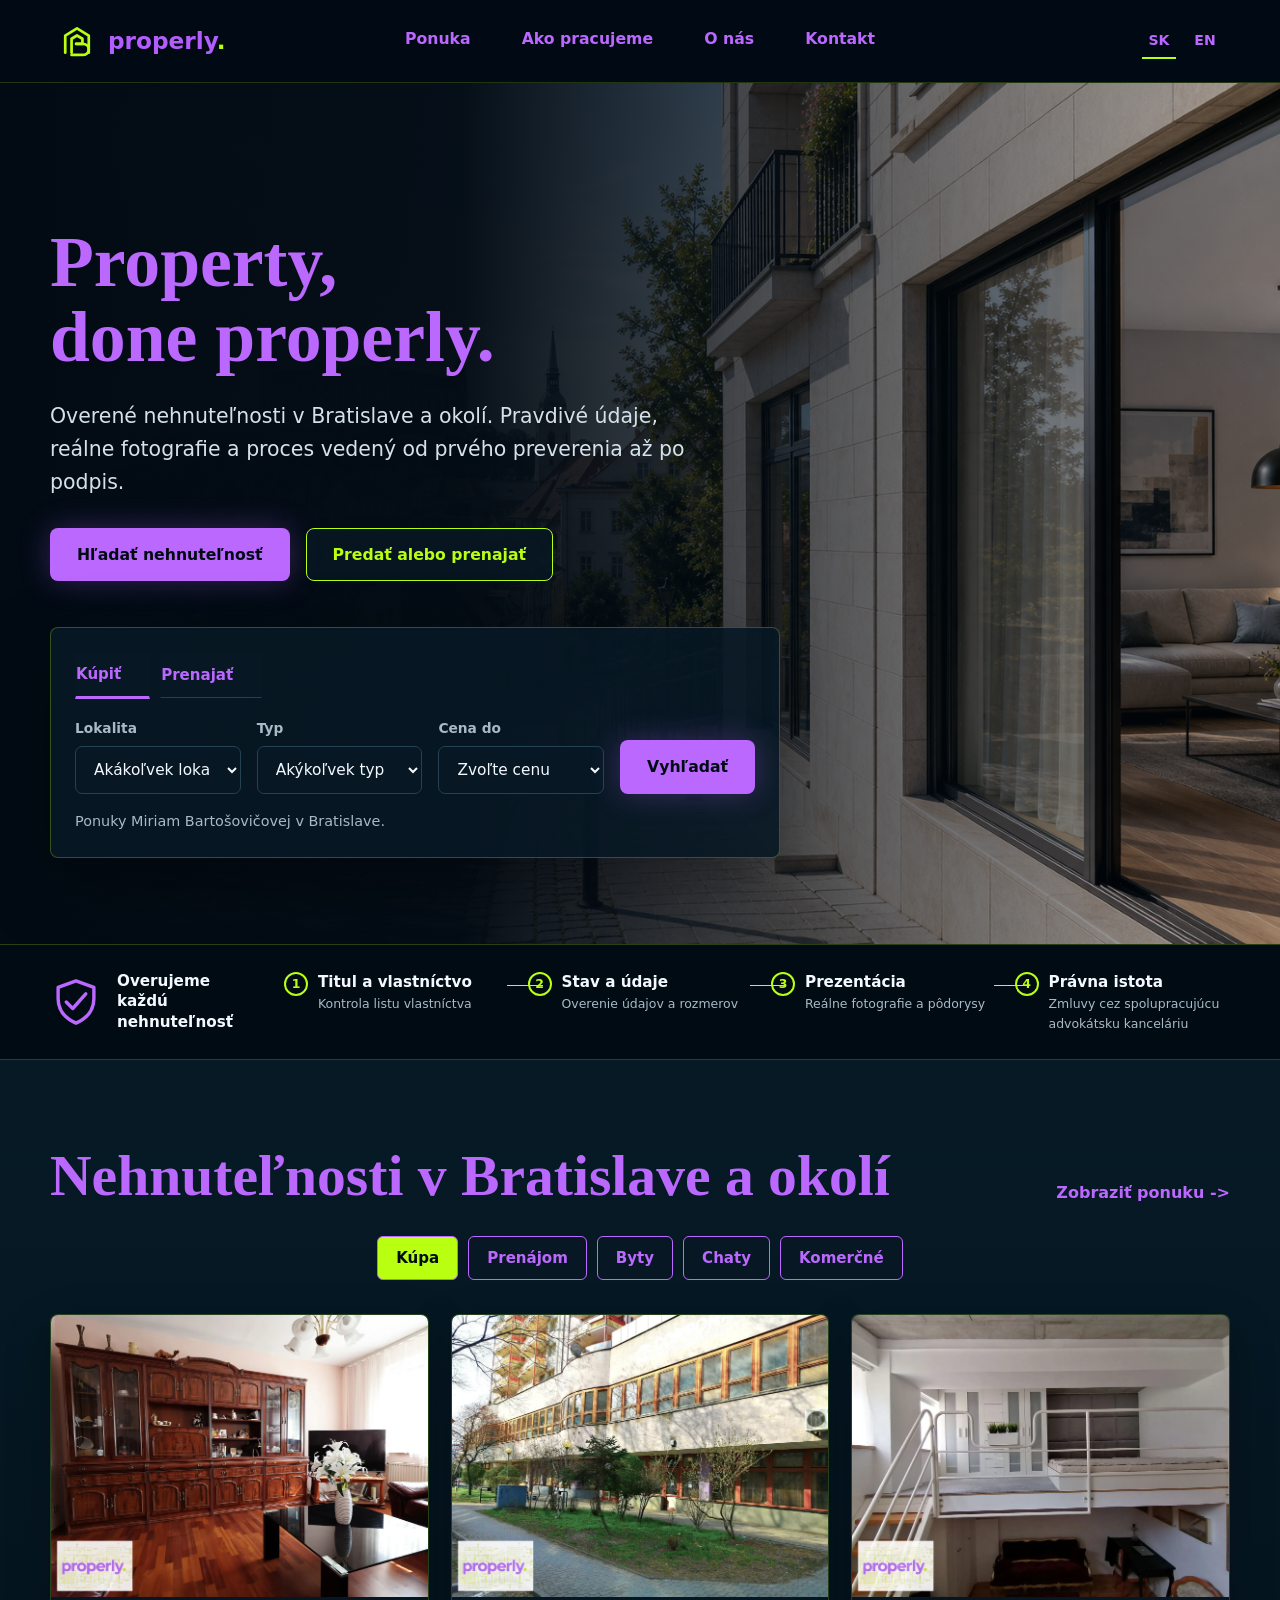
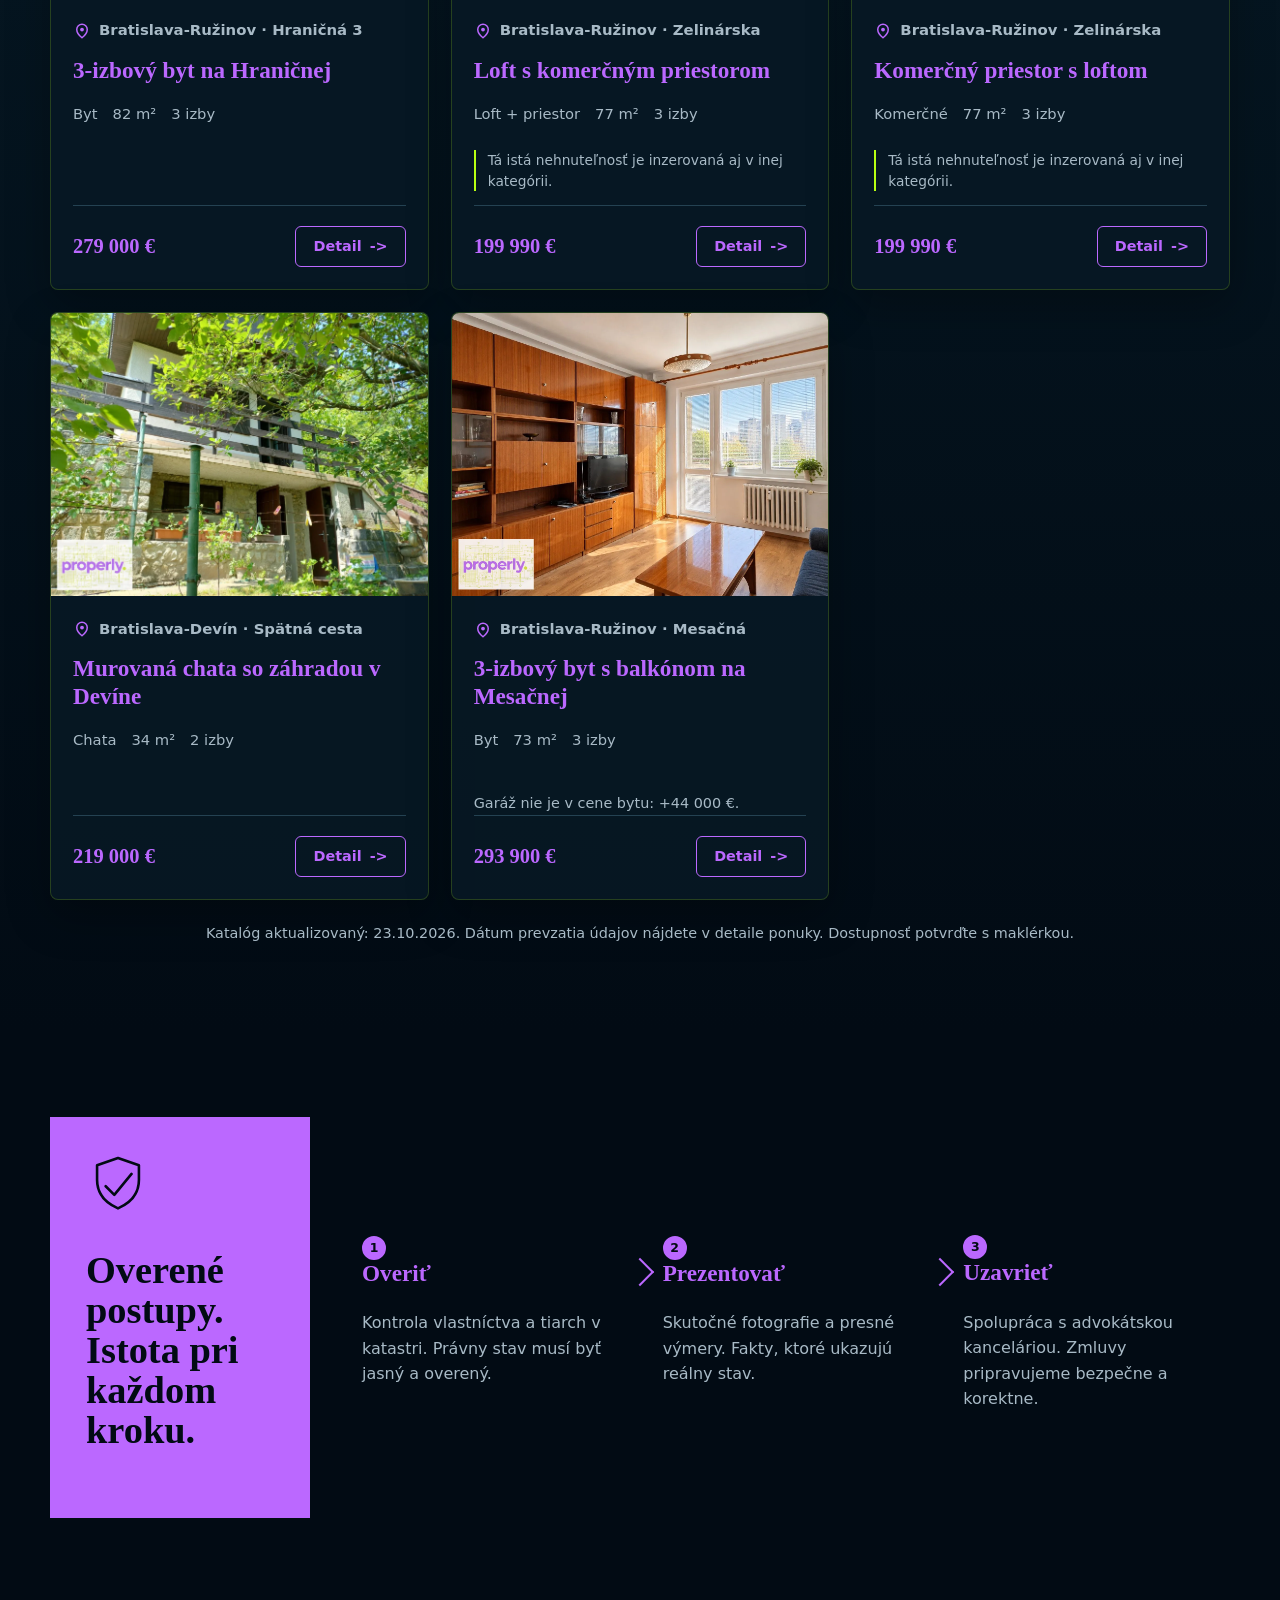
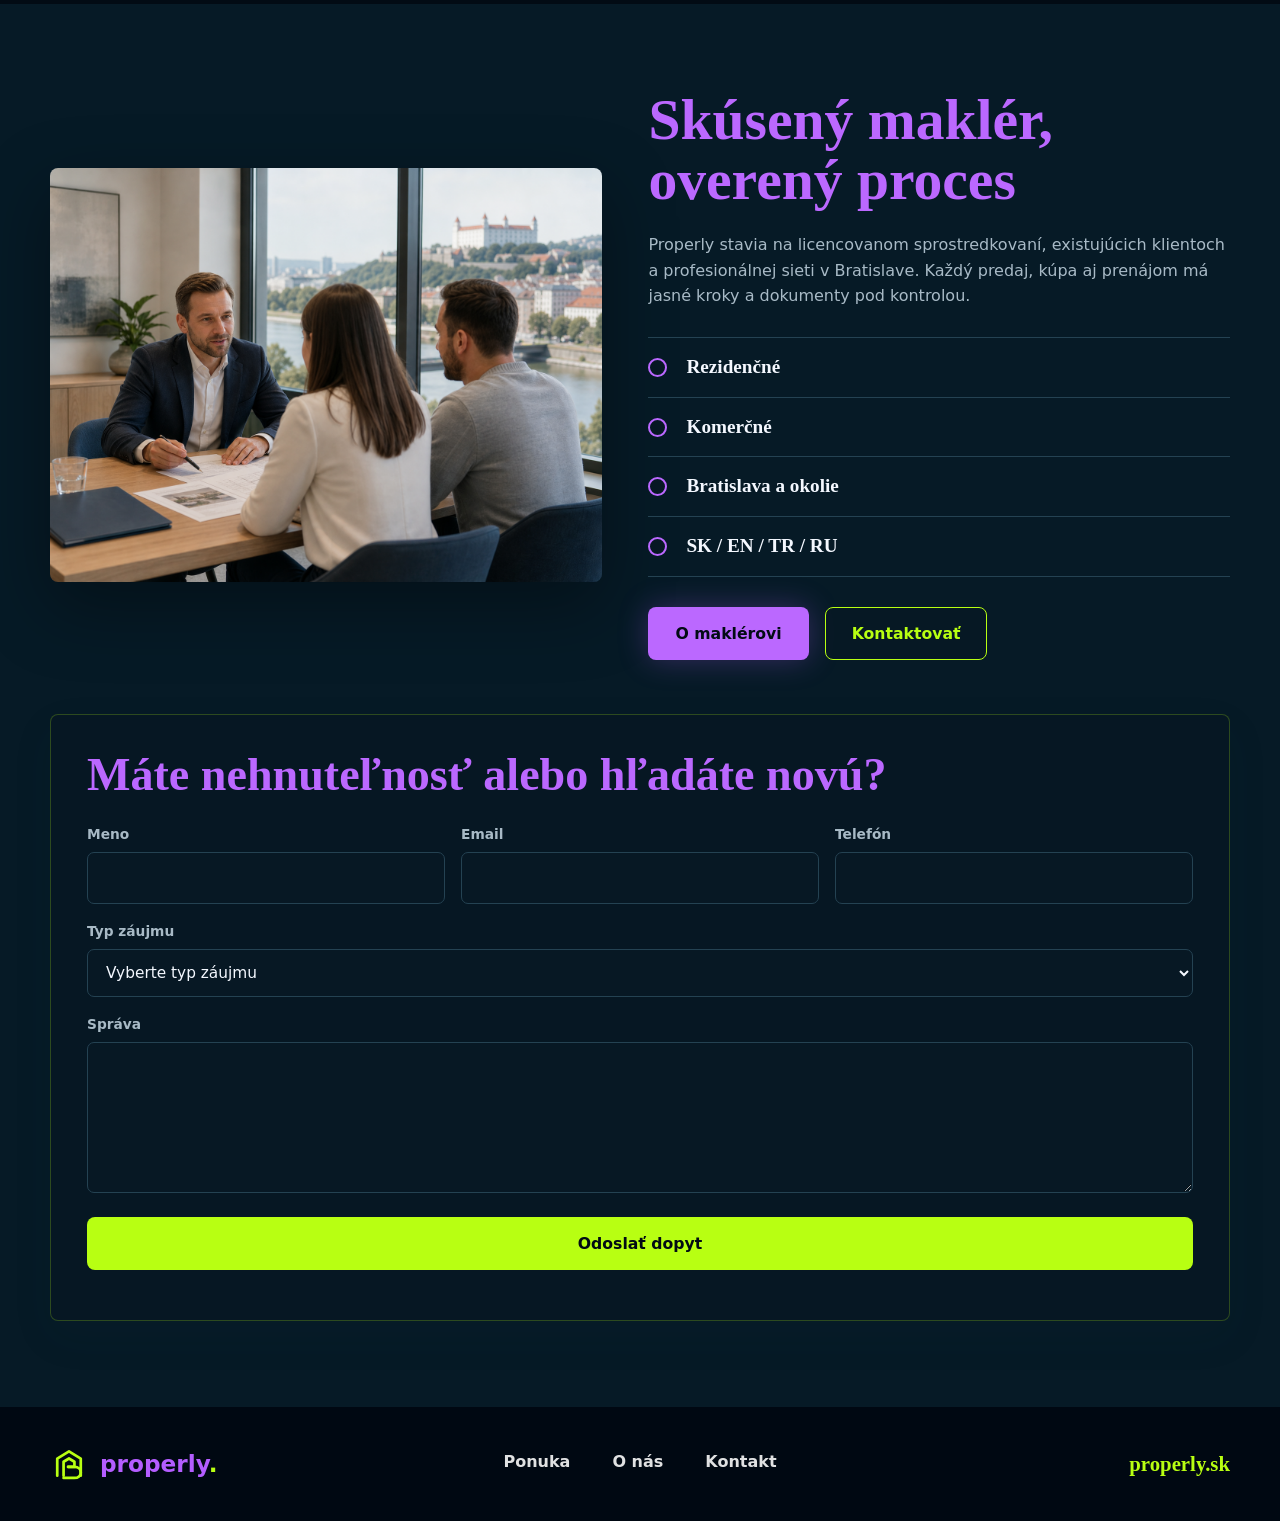
<file: index.html>
<!doctype html>
<html lang="sk">
  <head>
    <meta charset="utf-8">
    <meta name="viewport" content="width=device-width, initial-scale=1">
    <title>Properly | Property, done properly.</title>
    <meta name="description" content="Properly je realitná kancelária pre overené nehnuteľnosti v Bratislave a okolí.">
    <link rel="icon" href="data:,">
    <link rel="stylesheet" href="assets/styles.css?v=real-offers-20261007">
  </head>
  <body data-page="home">
    <header class="site-header">
      <a class="brand" href="index.html" aria-label="Properly home">
        <svg class="brand-mark" viewBox="0 0 42 42" aria-hidden="true">
          <path d="M8 34V15L21 7l13 8v19" />
          <path d="M15 34V18.5l6-3.6 6 3.6v5.7H20" />
          <path d="M20 24.2h7c4.5 0 7 2.6 7 6.1 0 3.6-2.7 6.1-7.2 6.1H15" />
        </svg>
        <span>Properly</span>
      </a>
      <nav class="main-nav" aria-label="Main navigation">
        <a href="listings.html" data-i18n="navListings">Ponuka</a>
        <a href="index.html#process" data-i18n="navProcess">Ako pracujeme</a>
        <a href="about.html" data-i18n="navAbout">O nás</a>
        <a href="contact.html" data-i18n="navContact">Kontakt</a>
      </nav>
      <div class="language-switcher" aria-label="Language switcher">
        <button type="button" data-lang="sk" aria-label="Slovensky">SK</button>
        <button type="button" data-lang="en" aria-label="English">EN</button>
      </div>
    </header>

    <main>
      <section class="hero section-pad">
        <div class="hero-media" aria-hidden="true">
          <img src="assets/images/hero-bratislava.png" alt="">
        </div>
        <div class="container hero-grid">
          <div class="hero-copy">
            <h1><span>Property,</span><span>done properly.</span></h1>
            <p data-i18n="heroText">Overené nehnuteľnosti v Bratislave a okolí. Pravdivé údaje, reálne fotografie a proces vedený od prvého preverenia až po podpis.</p>
            <div class="hero-actions">
              <a class="button primary" href="listings.html" data-i18n="heroPrimary">Hľadať nehnuteľnosť</a>
              <a class="button secondary" href="contact.html" data-i18n="heroSecondary">Predať alebo prenajať</a>
            </div>
          </div>

          <form class="search-panel" id="homeSearch" aria-label="Property search">
            <div class="tabs" role="group" aria-label="Search mode">
              <button type="button" class="is-active" data-search-mode="buy" data-i18n="tabBuy">Kúpiť</button>
              <button type="button" data-search-mode="rent" data-i18n="tabRent">Prenajať</button>
            </div>
            <div class="search-fields">
              <label>
                <span data-i18n="fieldLocation">Lokalita</span>
                <select name="location">
                  <option value="" data-i18n="optionLocation">Vyberte lokalitu</option>
                  <option value="Bratislava-Devín">Bratislava-Devín</option>
                  <option value="Bratislava-Ružinov">Bratislava-Ružinov</option>
                </select>
              </label>
              <label>
                <span data-i18n="fieldType">Typ</span>
                <select name="type">
                  <option value="" data-i18n="optionType">Vyberte typ</option>
                  <option value="apartment" data-i18n="typeApartment">Byt</option>
                  <option value="cottage" data-i18n="typeCottage">Chata</option>
                  <option value="commercial" data-i18n="typeCommercial">Komerčné</option>
                </select>
              </label>
              <label>
                <span data-i18n="fieldPrice">Cena do</span>
                <select name="price">
                  <option value="" data-i18n="optionPrice">Zvoľte cenu</option>
                  <option value="250000">250 000 €</option>
                  <option value="500000">500 000 €</option>
                  <option value="750000">750 000 €</option>
                </select>
              </label>
              <button class="button primary" type="submit" data-i18n="searchButton">Vyhľadať</button>
            </div>
            <p class="source-note" data-i18n="searchNote">Ponuky Miriam Bartošovičovej v Bratislave.</p>
          </form>
        </div>
      </section>

      <section class="verification-strip" aria-label="Properly verification process">
        <div class="container ribbon-rail">
          <div class="rail-start">
            <span class="shield-icon" aria-hidden="true">
              <svg viewBox="0 0 32 32"><path d="M16 3 27 7v7c0 7.2-4.4 12.1-11 15-6.6-2.9-11-7.8-11-15V7l11-4Z"/><path d="m10 16 4 4 8-9"/></svg>
            </span>
            <strong data-i18n="verifyTitle">Overujeme každú nehnuteľnosť</strong>
          </div>
          <ol>
            <li>
              <span>1</span>
              <strong data-i18n="stepOne">Titul a vlastníctvo</strong>
              <small data-i18n="stepOneText">Kontrola listu vlastníctva</small>
            </li>
            <li>
              <span>2</span>
              <strong data-i18n="stepTwo">Stav a údaje</strong>
              <small data-i18n="stepTwoText">Overenie údajov a rozmerov</small>
            </li>
            <li>
              <span>3</span>
              <strong data-i18n="stepThree">Prezentácia</strong>
              <small data-i18n="stepThreeText">Reálne fotografie a pôdorysy</small>
            </li>
            <li>
              <span>4</span>
              <strong data-i18n="stepFour">Právna istota</strong>
              <small data-i18n="stepFourText">Zmluvy cez spolupracujúcu advokátsku kanceláriu</small>
            </li>
          </ol>
        </div>
      </section>

      <section class="listings-preview section-pad" id="listings">
        <div class="container">
          <div class="section-heading">
            <h2 data-i18n="featuredTitle">Nehnuteľnosti v Bratislave a okolí</h2>
            <a class="text-link" href="listings.html" data-i18n="viewListings">Zobraziť ponuku</a>
          </div>
          <div class="filter-chips" aria-label="Featured filters">
            <button class="is-active" type="button" data-feature-filter="buy" data-i18n="chipBuy">Kúpa</button>
            <button type="button" data-feature-filter="rent" data-i18n="chipRent">Prenájom</button>
            <button type="button" data-feature-filter="apartment" data-i18n="chipApartments">Byty</button>
            <button type="button" data-feature-filter="cottage" data-i18n="chipCottages">Chaty</button>
            <button type="button" data-feature-filter="commercial" data-i18n="chipCommercial">Komerčné</button>
          </div>
          <div class="listing-grid" id="featuredListings"></div>
          <p class="center-note" data-i18n="recordsNote">Katalóg aktualizovaný: 23.10.2026. Dátum prevzatia údajov nájdete v detaile ponuky. Dostupnosť potvrďte s maklérkou.</p>
          <p class="center-note" data-source-status role="status" hidden></p>
        </div>
      </section>

      <section class="process-section section-pad" id="process">
        <div class="container process-grid">
          <div class="process-anchor">
            <svg viewBox="0 0 52 52" aria-hidden="true">
              <path d="M26 4 43 10v12c0 11-6.8 18.5-17 23-10.2-4.5-17-12-17-23V10l17-6Z"/>
              <path d="m16 27 7 7 14-17"/>
            </svg>
            <h2 data-i18n="processTitle">Overené postupy. Istota pri každom kroku.</h2>
          </div>
          <div class="process-steps">
            <article>
              <span class="step-number">1</span>
              <h3 data-i18n="processOne">Overiť</h3>
              <p data-i18n="processOneText">Kontrola vlastníctva a tiarch v katastri. Právny stav musí byť jasný a overený.</p>
            </article>
            <article>
              <span class="step-number">2</span>
              <h3 data-i18n="processTwo">Prezentovať</h3>
              <p data-i18n="processTwoText">Skutočné fotografie a presné výmery. Fakty, ktoré ukazujú reálny stav.</p>
            </article>
            <article>
              <span class="step-number">3</span>
              <h3 data-i18n="processThree">Uzavrieť</h3>
              <p data-i18n="processThreeText">Spolupráca s advokátskou kanceláriou. Zmluvy pripravujeme bezpečne a korektne.</p>
            </article>
          </div>
        </div>
      </section>

      <section class="bio-contact section-pad">
        <div class="container bio-grid">
          <div class="bio-image">
            <img src="assets/images/broker-consultation.png" alt="" loading="lazy">
          </div>
          <div class="bio-copy">
            <h2 data-i18n="bioTitle">Skúsený maklér, overený proces</h2>
            <p data-i18n="bioText">Properly stavia na licencovanom sprostredkovaní, existujúcich klientoch a profesionálnej sieti v Bratislave. Každý predaj, kúpa aj prenájom má jasné kroky a dokumenty pod kontrolou.</p>
            <div class="service-list" aria-label="Services">
              <span data-i18n="serviceResidential">Rezidenčné</span>
              <span data-i18n="serviceCommercial">Komerčné</span>
              <span data-i18n="serviceArea">Bratislava a okolie</span>
              <span>SK / EN / TR / RU</span>
            </div>
            <div class="hero-actions">
              <a class="button primary" href="about.html" data-i18n="aboutBroker">O maklérovi</a>
              <a class="button secondary" href="contact.html" data-i18n="contactButton">Kontaktovať</a>
            </div>
          </div>
          <form class="contact-panel" data-contact-form>
            <h2 data-i18n="contactCta">Máte nehnuteľnosť alebo hľadáte novú?</h2>
            <div class="form-grid">
              <label>
                <span data-i18n="formName">Meno</span>
                <input type="text" name="name" autocomplete="name" required>
              </label>
              <label>
                <span>Email</span>
                <input type="email" name="email" autocomplete="email" required>
              </label>
              <label>
                <span data-i18n="formPhone">Telefón</span>
                <input type="tel" name="phone" autocomplete="tel">
              </label>
              <label class="full">
                <span data-i18n="formInterest">Typ záujmu</span>
                <select name="interest" required>
                  <option value="" data-i18n="formInterestChoose">Vyberte typ záujmu</option>
                  <option value="sell" data-i18n="interestSell">Predaj</option>
                  <option value="rent" data-i18n="interestRent">Prenájom</option>
                  <option value="buy" data-i18n="interestBuy">Kúpa</option>
                  <option value="lease" data-i18n="interestLease">Hľadám prenájom</option>
                </select>
              </label>
              <label class="full">
                <span data-i18n="formMessage">Správa</span>
                <textarea name="message" rows="5" required></textarea>
              </label>
            </div>
            <button class="button accent full-button" type="submit" data-i18n="sendInquiry">Odoslať dopyt</button>
            <p class="form-status" role="status" aria-live="polite"></p>
          </form>
        </div>
      </section>
    </main>

    <footer class="site-footer">
      <div class="container footer-grid">
        <a class="brand footer-brand" href="index.html" aria-label="Properly home">
          <svg class="brand-mark" viewBox="0 0 42 42" aria-hidden="true">
            <path d="M8 34V15L21 7l13 8v19" />
            <path d="M15 34V18.5l6-3.6 6 3.6v5.7H20" />
            <path d="M20 24.2h7c4.5 0 7 2.6 7 6.1 0 3.6-2.7 6.1-7.2 6.1H15" />
          </svg>
          <span>Properly</span>
        </a>
        <nav aria-label="Footer navigation">
          <a href="listings.html" data-i18n="navListings">Ponuka</a>
          <a href="about.html" data-i18n="navAbout">O nás</a>
          <a href="contact.html" data-i18n="navContact">Kontakt</a>
        </nav>
        <a class="footer-domain" href="index.html">properly.sk</a>
      </div>
    </footer>

    <script src="assets/config.js?v=real-offers-20261007"></script>
    <script src="assets/site.js?v=mesacna-20261023"></script>
  </body>
</html>
</file>
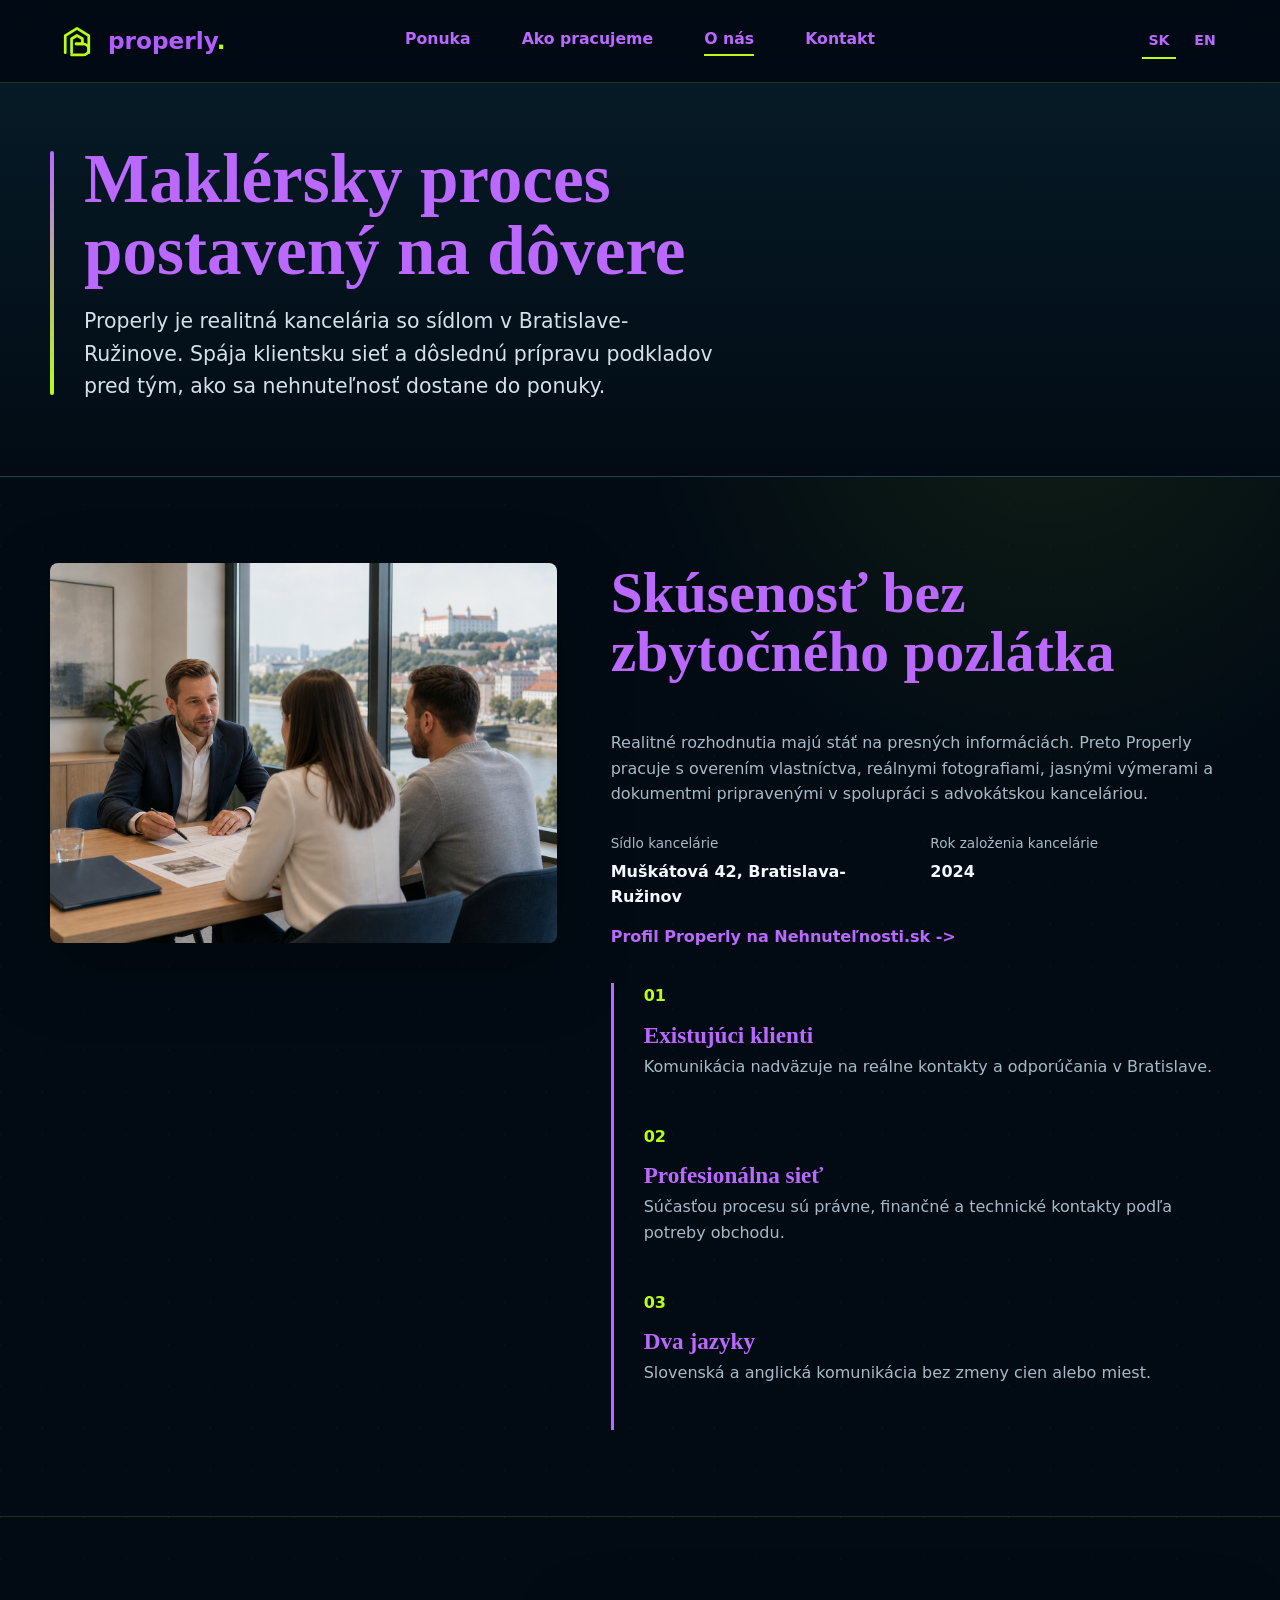
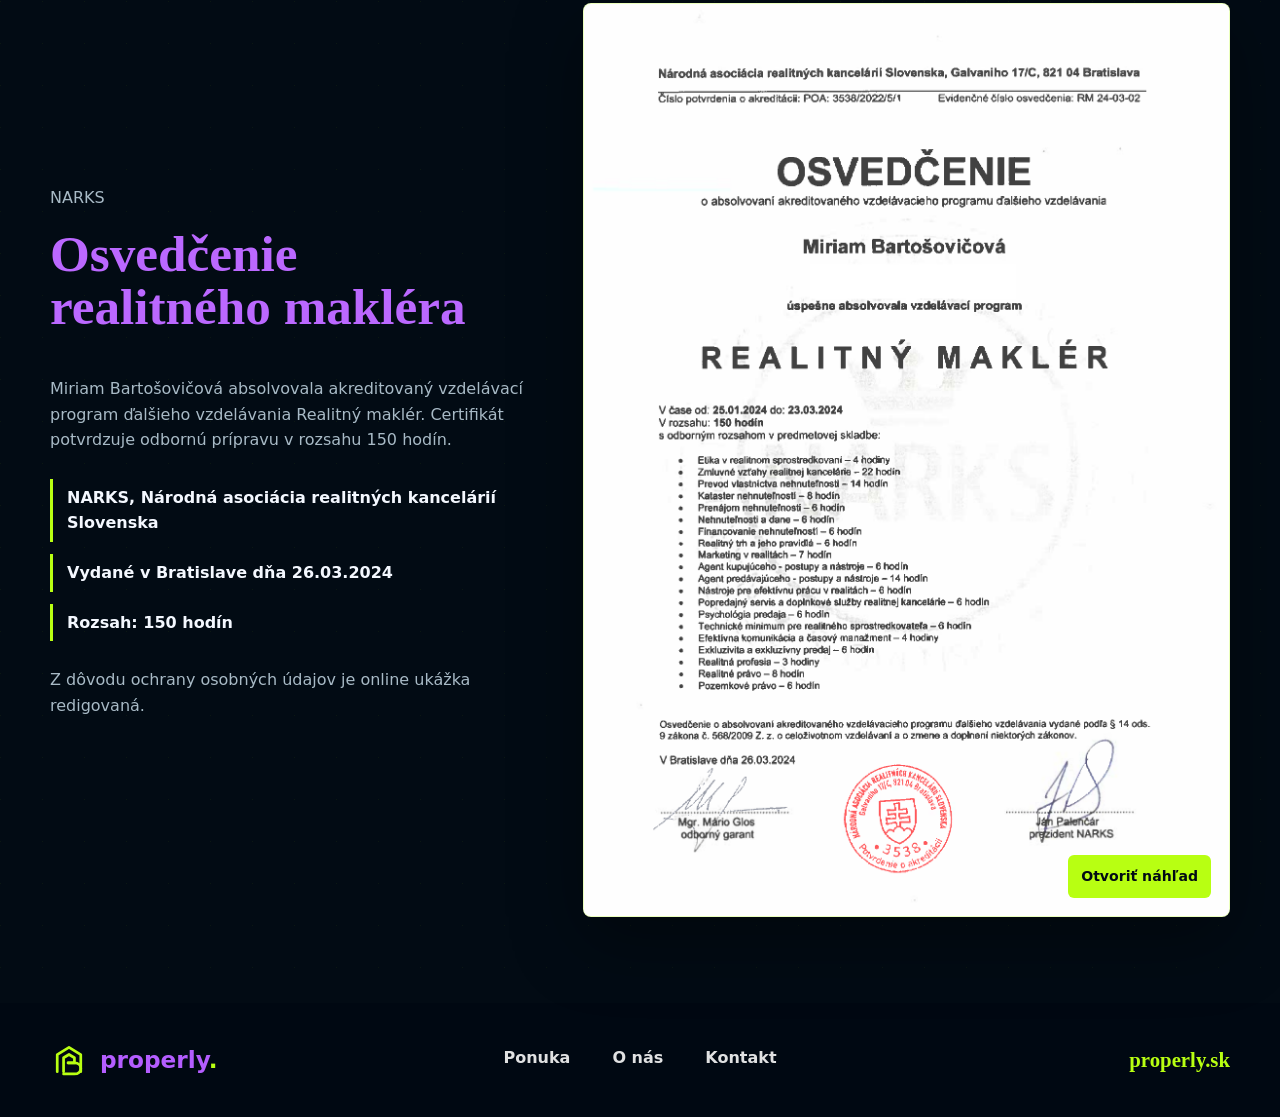
<file: about.html>
<!doctype html>
<html lang="sk">
  <head>
    <meta charset="utf-8">
    <meta name="viewport" content="width=device-width, initial-scale=1">
    <title>O nás | Properly</title>
    <meta name="description" content="Properly je realitná kancelária pre Bratislavu a okolie s dôrazom na overené dáta a transparentný proces.">
    <link rel="icon" href="data:,">
    <link rel="stylesheet" href="assets/styles.css?v=real-offers-20261007">
  </head>
  <body data-page="about">
    <header class="site-header">
      <a class="brand" href="index.html" aria-label="Properly home"><svg class="brand-mark" viewBox="0 0 42 42" aria-hidden="true"><path d="M8 34V15L21 7l13 8v19" /><path d="M15 34V18.5l6-3.6 6 3.6v5.7H20" /><path d="M20 24.2h7c4.5 0 7 2.6 7 6.1 0 3.6-2.7 6.1-7.2 6.1H15" /></svg><span>Properly</span></a>
      <nav class="main-nav" aria-label="Main navigation"><a href="listings.html" data-i18n="navListings">Ponuka</a><a href="index.html#process" data-i18n="navProcess">Ako pracujeme</a><a class="active" href="about.html" data-i18n="navAbout">O nás</a><a href="contact.html" data-i18n="navContact">Kontakt</a></nav>
      <div class="language-switcher" aria-label="Language switcher"><button type="button" data-lang="sk">SK</button><button type="button" data-lang="en">EN</button></div>
    </header>

    <main>
      <section class="page-hero">
        <div class="container compact-hero">
          <h1 data-i18n="aboutPageTitle">Maklérsky proces postavený na dôvere</h1>
          <p data-i18n="aboutPageText">Properly je realitná kancelária so sídlom v Bratislave-Ružinove. Spája klientsku sieť a dôslednú prípravu podkladov pred tým, ako sa nehnuteľnosť dostane do ponuky.</p>
        </div>
      </section>
      <section class="section-pad about-layout">
        <div class="container about-grid">
          <div class="about-media">
            <img src="assets/images/broker-consultation.png" alt="" loading="lazy">
          </div>
          <div class="about-copy">
            <h2 data-i18n="aboutBrokerTitle">Skúsenosť bez zbytočného pozlátka</h2>
            <p data-i18n="aboutBrokerText">Realitné rozhodnutia majú stáť na presných informáciách. Preto Properly pracuje s overením vlastníctva, reálnymi fotografiami, jasnými výmerami a dokumentmi pripravenými v spolupráci s advokátskou kanceláriou.</p>
            <div class="agency-profile">
              <dl>
                <div><dt data-i18n="agencyAddressLabel">Sídlo kancelárie</dt><dd>Muškátová 42, Bratislava-Ružinov</dd></div>
                <div><dt data-i18n="agencyFoundedLabel">Rok založenia kancelárie</dt><dd>2024</dd></div>
              </dl>
              <p class="agency-profile-source"><a class="text-link" href="https://www.nehnutelnosti.sk/realitna-kancelaria/properly/centrala/o-firme/87a68970-314e-4ce5-9d02-da4cf5e9673f" data-i18n="agencyProfileLink">Profil Properly na Nehnuteľnosti.sk</a></p>
            </div>
            <div class="timeline-list">
              <div><span>01</span><strong data-i18n="aboutPointOne">Existujúci klienti</strong><p data-i18n="aboutPointOneText">Komunikácia nadväzuje na reálne kontakty a odporúčania v Bratislave.</p></div>
              <div><span>02</span><strong data-i18n="aboutPointTwo">Profesionálna sieť</strong><p data-i18n="aboutPointTwoText">Súčasťou procesu sú právne, finančné a technické kontakty podľa potreby obchodu.</p></div>
              <div><span>03</span><strong data-i18n="aboutPointThree">Dva jazyky</strong><p data-i18n="aboutPointThreeText">Slovenská a anglická komunikácia bez zmeny cien alebo miest.</p></div>
            </div>
          </div>
        </div>
      </section>
      <section class="section-pad certificate-section">
        <div class="container certificate-grid">
          <div class="certificate-copy">
            <p class="eyebrow">NARKS</p>
            <h2 data-i18n="certificateTitle">Osvedčenie realitného makléra</h2>
            <p data-i18n="certificateText">Miriam Bartošovičová absolvovala akreditovaný vzdelávací program ďalšieho vzdelávania Realitný maklér. Certifikát potvrdzuje odbornú prípravu v rozsahu 150 hodín.</p>
            <div class="certificate-facts" aria-label="Certificate details">
              <span data-i18n="certificateAuthority">NARKS, Národná asociácia realitných kancelárií Slovenska</span>
              <span data-i18n="certificateIssued">Vydané v Bratislave dňa 26.03.2024</span>
              <span data-i18n="certificateHours">Rozsah: 150 hodín</span>
            </div>
            <p class="sample-note" data-i18n="certificatePrivacy">Z dôvodu ochrany osobných údajov je online ukážka redigovaná.</p>
          </div>
          <a class="certificate-preview" href="assets/images/miriam-certificate-preview-redacted.png" target="_blank" rel="noopener" aria-labelledby="certificate-preview-label">
            <img src="assets/images/miriam-certificate-preview-redacted.png" alt="Redigovaný náhľad osvedčenia realitného makléra Miriam Bartošovičovej" width="1325" height="1872" loading="eager">
            <span id="certificate-preview-label" data-i18n="certificatePreview">Otvoriť náhľad</span>
          </a>
        </div>
      </section>
    </main>

    <footer class="site-footer">
      <div class="container footer-grid">
        <a class="brand footer-brand" href="index.html" aria-label="Properly home"><svg class="brand-mark" viewBox="0 0 42 42" aria-hidden="true"><path d="M8 34V15L21 7l13 8v19" /><path d="M15 34V18.5l6-3.6 6 3.6v5.7H20" /><path d="M20 24.2h7c4.5 0 7 2.6 7 6.1 0 3.6-2.7 6.1-7.2 6.1H15" /></svg><span>Properly</span></a>
        <nav aria-label="Footer navigation"><a href="listings.html" data-i18n="navListings">Ponuka</a><a href="about.html" data-i18n="navAbout">O nás</a><a href="contact.html" data-i18n="navContact">Kontakt</a></nav>
        <a class="footer-domain" href="index.html">properly.sk</a>
      </div>
    </footer>
    <script src="assets/config.js?v=real-offers-20261007"></script>
    <script src="assets/site.js?v=mesacna-20261023"></script>
  </body>
</html>
</file>
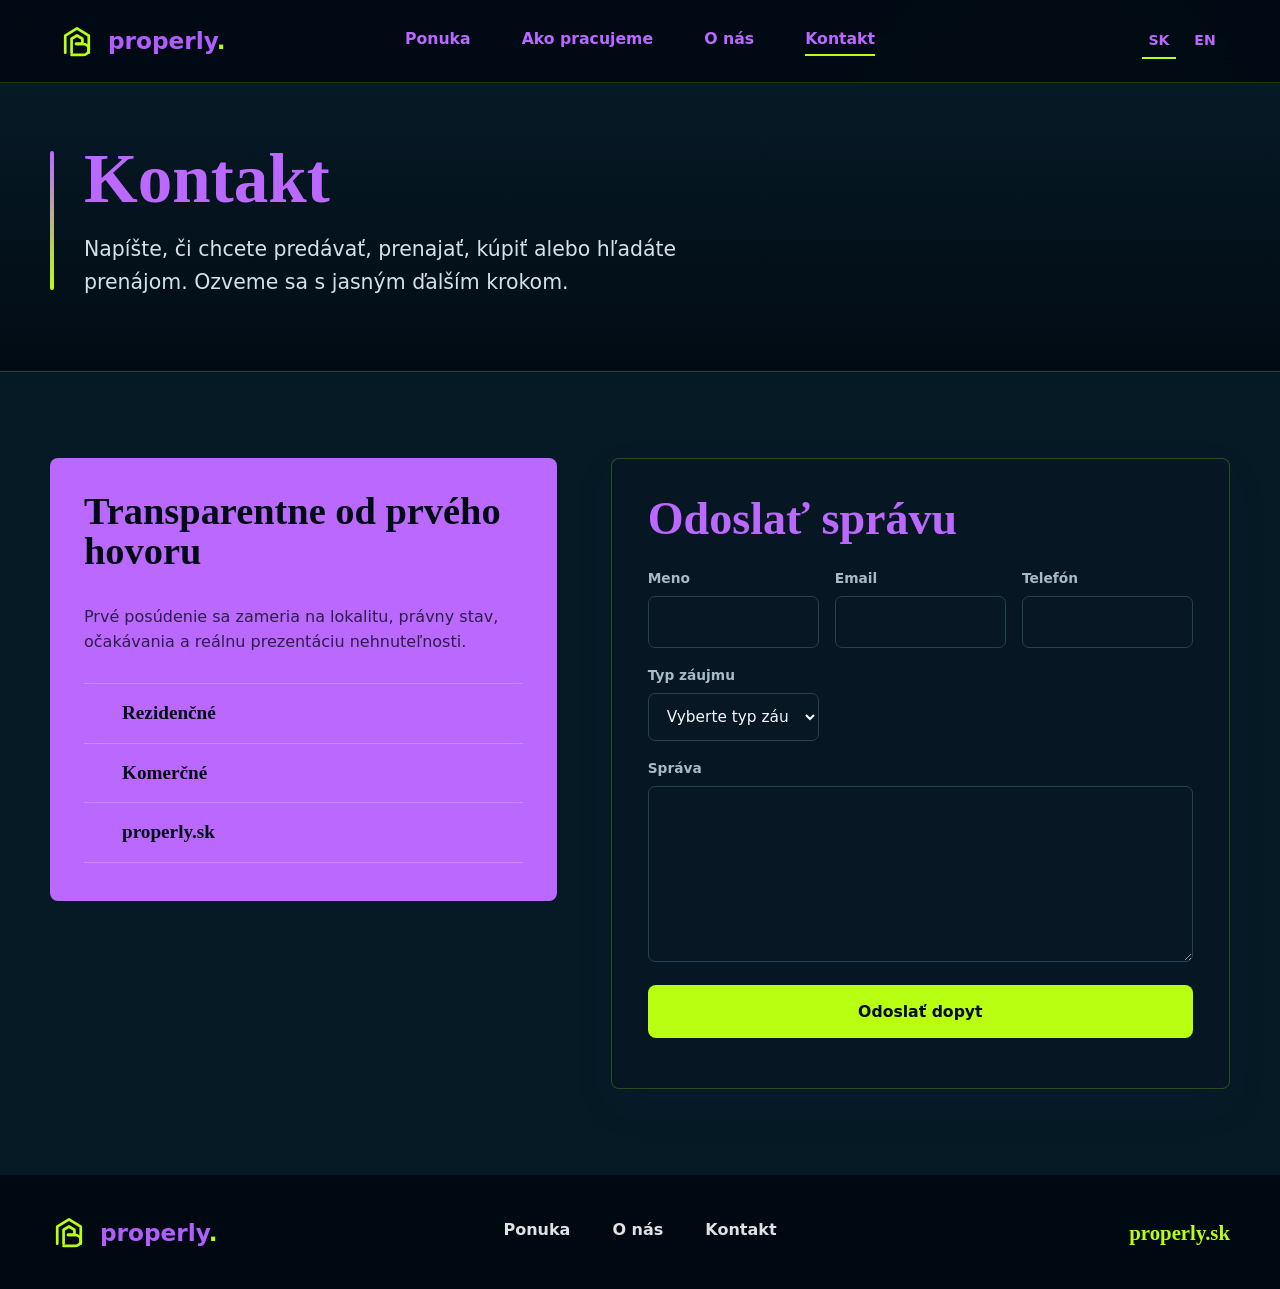
<file: contact.html>
<!doctype html>
<html lang="sk">
  <head>
    <meta charset="utf-8">
    <meta name="viewport" content="width=device-width, initial-scale=1">
    <title>Kontakt | Properly</title>
    <meta name="description" content="Kontaktujte Properly pre kúpu, predaj alebo prenájom nehnuteľnosti v Bratislave a okolí.">
    <link rel="icon" href="data:,">
    <link rel="stylesheet" href="assets/styles.css?v=real-offers-20261007">
  </head>
  <body data-page="contact">
    <header class="site-header">
      <a class="brand" href="index.html" aria-label="Properly home"><svg class="brand-mark" viewBox="0 0 42 42" aria-hidden="true"><path d="M8 34V15L21 7l13 8v19" /><path d="M15 34V18.5l6-3.6 6 3.6v5.7H20" /><path d="M20 24.2h7c4.5 0 7 2.6 7 6.1 0 3.6-2.7 6.1-7.2 6.1H15" /></svg><span>Properly</span></a>
      <nav class="main-nav" aria-label="Main navigation"><a href="listings.html" data-i18n="navListings">Ponuka</a><a href="index.html#process" data-i18n="navProcess">Ako pracujeme</a><a href="about.html" data-i18n="navAbout">O nás</a><a class="active" href="contact.html" data-i18n="navContact">Kontakt</a></nav>
      <div class="language-switcher" aria-label="Language switcher"><button type="button" data-lang="sk">SK</button><button type="button" data-lang="en">EN</button></div>
    </header>

    <main>
      <section class="page-hero">
        <div class="container compact-hero">
          <h1 data-i18n="contactPageTitle">Kontakt</h1>
          <p data-i18n="contactPageText">Napíšte, či chcete predávať, prenajať, kúpiť alebo hľadáte prenájom. Ozveme sa s jasným ďalším krokom.</p>
        </div>
      </section>
      <section class="section-pad contact-page-section">
        <div class="container contact-page-grid">
          <div class="contact-aside">
            <h2 data-i18n="contactAsideTitle">Transparentne od prvého hovoru</h2>
            <p data-i18n="contactAsideText">Prvé posúdenie sa zameria na lokalitu, právny stav, očakávania a reálnu prezentáciu nehnuteľnosti.</p>
            <div class="aside-lines">
              <span data-i18n="serviceResidential">Rezidenčné</span>
              <span data-i18n="serviceCommercial">Komerčné</span>
              <span>properly.sk</span>
            </div>
          </div>
          <form class="contact-panel standalone" data-contact-form>
            <h2 data-i18n="sendMessageTitle">Odoslať správu</h2>
            <div class="form-grid">
              <label><span data-i18n="formName">Meno</span><input type="text" name="name" autocomplete="name" required></label>
              <label><span>Email</span><input type="email" name="email" autocomplete="email" required></label>
              <label><span data-i18n="formPhone">Telefón</span><input type="tel" name="phone" autocomplete="tel"></label>
              <label><span data-i18n="formInterest">Typ záujmu</span><select name="interest" required><option value="" data-i18n="formInterestChoose">Vyberte typ záujmu</option><option value="sell" data-i18n="interestSell">Predaj</option><option value="rent" data-i18n="interestRent">Prenájom</option><option value="buy" data-i18n="interestBuy">Kúpa</option><option value="lease" data-i18n="interestLease">Hľadám prenájom</option></select></label>
              <label class="full"><span data-i18n="formMessage">Správa</span><textarea name="message" rows="6" required></textarea></label>
            </div>
            <button class="button accent full-button" type="submit" data-i18n="sendInquiry">Odoslať dopyt</button>
            <p class="form-status" role="status" aria-live="polite"></p>
          </form>
        </div>
      </section>
    </main>

    <footer class="site-footer">
      <div class="container footer-grid">
        <a class="brand footer-brand" href="index.html" aria-label="Properly home"><svg class="brand-mark" viewBox="0 0 42 42" aria-hidden="true"><path d="M8 34V15L21 7l13 8v19" /><path d="M15 34V18.5l6-3.6 6 3.6v5.7H20" /><path d="M20 24.2h7c4.5 0 7 2.6 7 6.1 0 3.6-2.7 6.1-7.2 6.1H15" /></svg><span>Properly</span></a>
        <nav aria-label="Footer navigation"><a href="listings.html" data-i18n="navListings">Ponuka</a><a href="about.html" data-i18n="navAbout">O nás</a><a href="contact.html" data-i18n="navContact">Kontakt</a></nav>
        <a class="footer-domain" href="index.html">properly.sk</a>
      </div>
    </footer>
    <script src="assets/config.js?v=real-offers-20261007"></script>
    <script src="assets/site.js?v=mesacna-20261023"></script>
  </body>
</html>
</file>
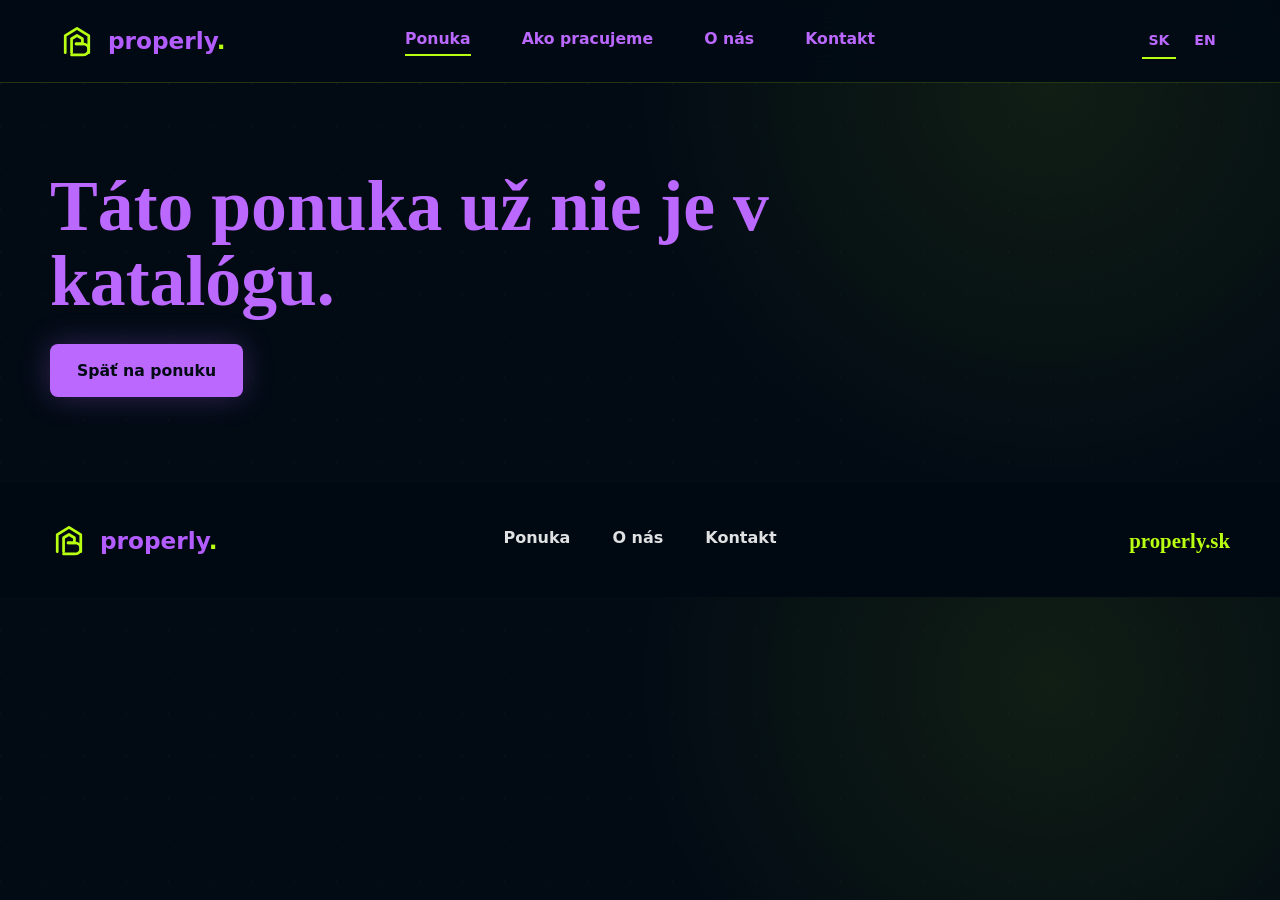
<file: listing-detail.html>
<!doctype html>
<html lang="sk">
  <head>
    <meta charset="utf-8">
    <meta name="viewport" content="width=device-width, initial-scale=1">
    <title>Detail nehnuteľnosti | Properly</title>
    <meta name="description" content="Fotografie, cena a údaje o nehnuteľnosti z ponuky Miriam Bartošovičovej.">
    <link rel="icon" href="data:,">
    <link rel="stylesheet" href="assets/styles.css?v=real-offers-20261007">
  </head>
  <body data-page="detail">
    <header class="site-header">
      <a class="brand" href="index.html" aria-label="Properly home">
        <svg class="brand-mark" viewBox="0 0 42 42" aria-hidden="true"><path d="M8 34V15L21 7l13 8v19" /><path d="M15 34V18.5l6-3.6 6 3.6v5.7H20" /><path d="M20 24.2h7c4.5 0 7 2.6 7 6.1 0 3.6-2.7 6.1-7.2 6.1H15" /></svg>
        <span>Properly</span>
      </a>
      <nav class="main-nav" aria-label="Main navigation">
        <a class="active" href="listings.html" data-i18n="navListings">Ponuka</a>
        <a href="index.html#process" data-i18n="navProcess">Ako pracujeme</a>
        <a href="about.html" data-i18n="navAbout">O nás</a>
        <a href="contact.html" data-i18n="navContact">Kontakt</a>
      </nav>
      <div class="language-switcher" aria-label="Language switcher">
        <button type="button" data-lang="sk">SK</button>
        <button type="button" data-lang="en">EN</button>
      </div>
    </header>

    <main id="detailRoot"></main>

    <footer class="site-footer">
      <div class="container footer-grid">
        <a class="brand footer-brand" href="index.html" aria-label="Properly home"><svg class="brand-mark" viewBox="0 0 42 42" aria-hidden="true"><path d="M8 34V15L21 7l13 8v19" /><path d="M15 34V18.5l6-3.6 6 3.6v5.7H20" /><path d="M20 24.2h7c4.5 0 7 2.6 7 6.1 0 3.6-2.7 6.1-7.2 6.1H15" /></svg><span>Properly</span></a>
        <nav aria-label="Footer navigation"><a href="listings.html" data-i18n="navListings">Ponuka</a><a href="about.html" data-i18n="navAbout">O nás</a><a href="contact.html" data-i18n="navContact">Kontakt</a></nav>
        <a class="footer-domain" href="index.html">properly.sk</a>
      </div>
    </footer>
    <script src="assets/config.js?v=real-offers-20261007"></script>
    <script src="assets/site.js?v=mesacna-20261023"></script>
  </body>
</html>
</file>
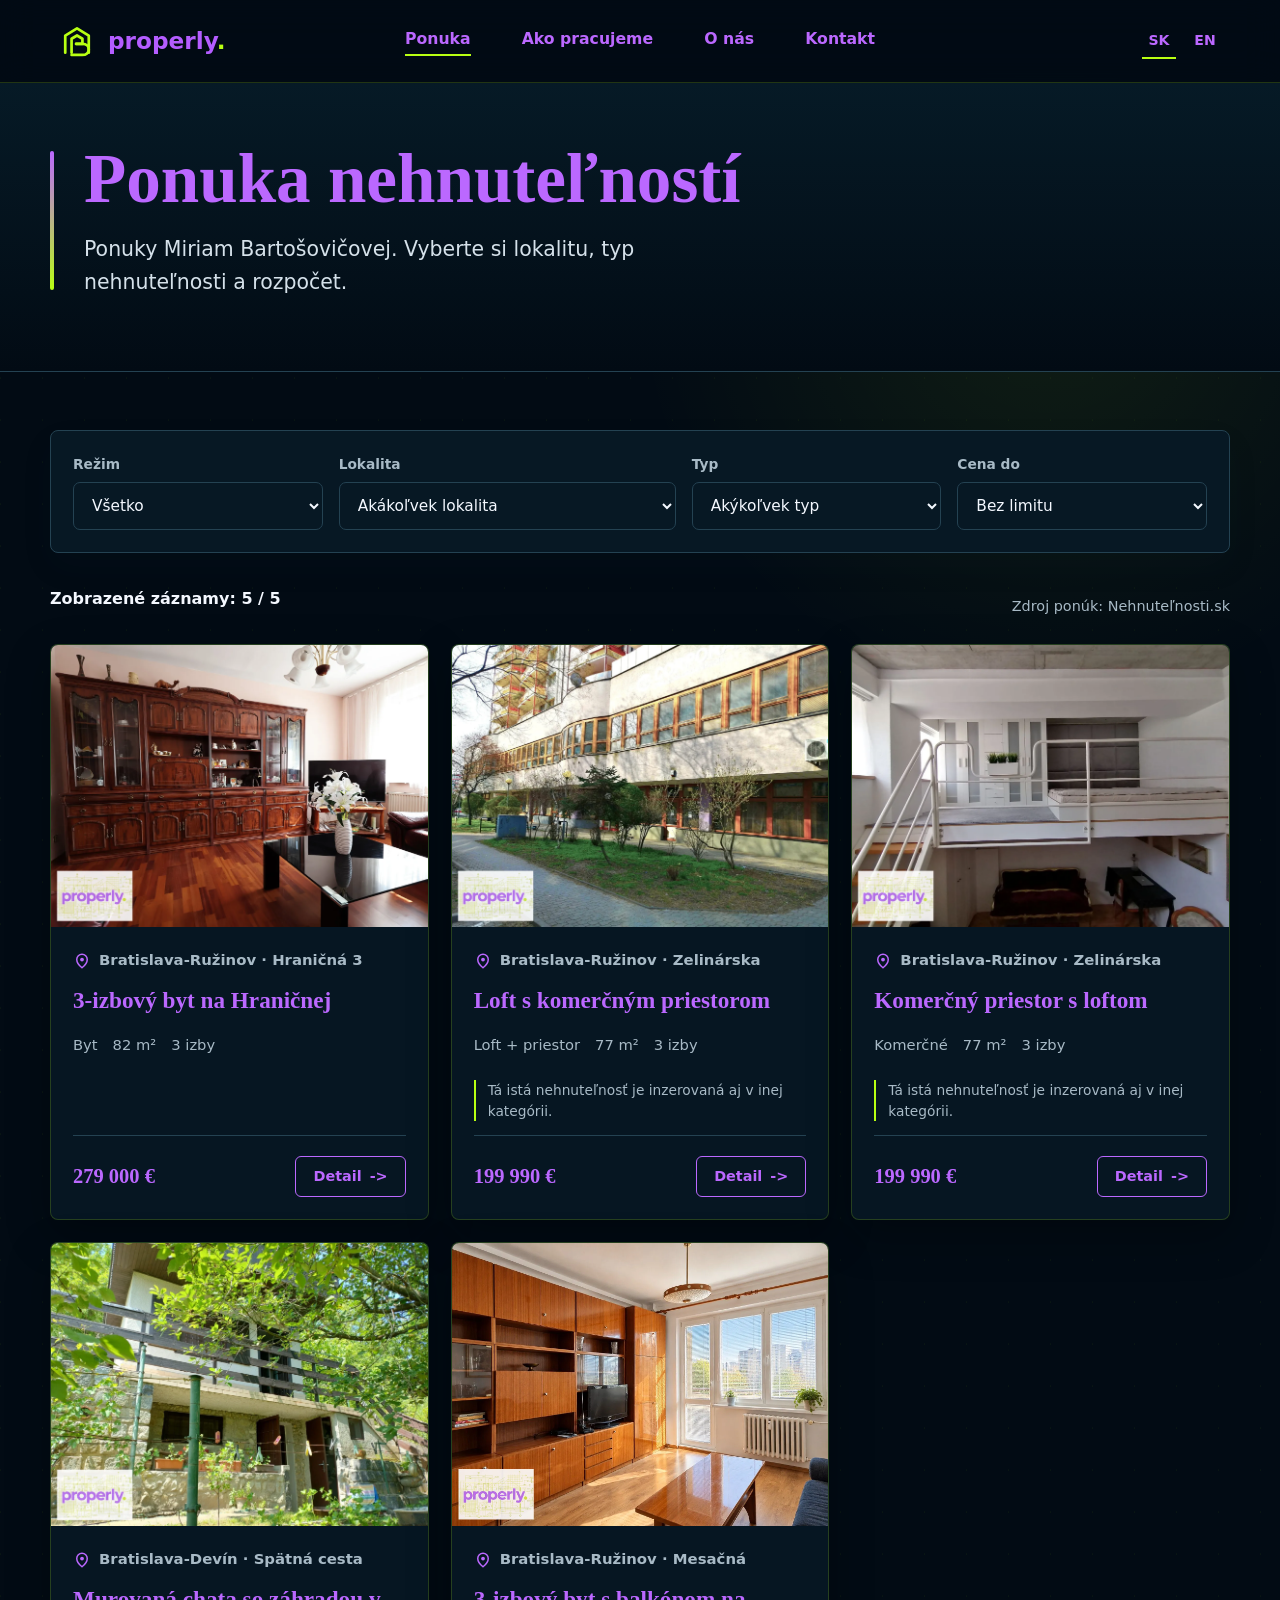
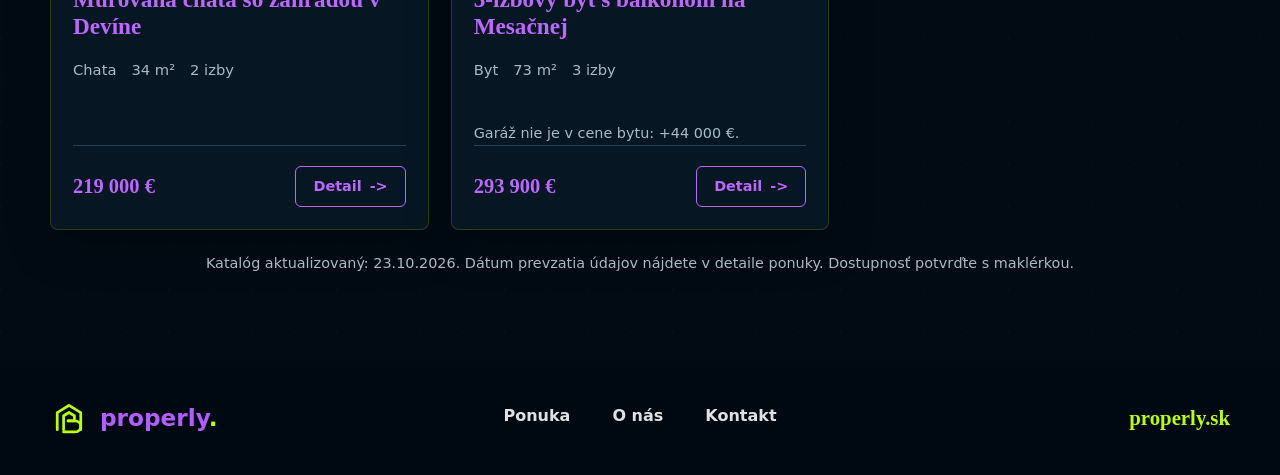
<file: listings.html>
<!doctype html>
<html lang="sk">
  <head>
    <meta charset="utf-8">
    <meta name="viewport" content="width=device-width, initial-scale=1">
    <title>Ponuka | Properly</title>
    <meta name="description" content="Ponuky nehnuteľností Miriam Bartošovičovej. Predaj a prenájom cez Properly.">
    <link rel="icon" href="data:,">
    <link rel="stylesheet" href="assets/styles.css?v=real-offers-20261007">
  </head>
  <body data-page="listings">
    <header class="site-header">
      <a class="brand" href="index.html" aria-label="Properly home">
        <svg class="brand-mark" viewBox="0 0 42 42" aria-hidden="true">
          <path d="M8 34V15L21 7l13 8v19" /><path d="M15 34V18.5l6-3.6 6 3.6v5.7H20" /><path d="M20 24.2h7c4.5 0 7 2.6 7 6.1 0 3.6-2.7 6.1-7.2 6.1H15" />
        </svg>
        <span>Properly</span>
      </a>
      <nav class="main-nav" aria-label="Main navigation">
        <a class="active" href="listings.html" data-i18n="navListings">Ponuka</a>
        <a href="index.html#process" data-i18n="navProcess">Ako pracujeme</a>
        <a href="about.html" data-i18n="navAbout">O nás</a>
        <a href="contact.html" data-i18n="navContact">Kontakt</a>
      </nav>
      <div class="language-switcher" aria-label="Language switcher">
        <button type="button" data-lang="sk">SK</button>
        <button type="button" data-lang="en">EN</button>
      </div>
    </header>

    <main>
      <section class="page-hero">
        <div class="container compact-hero">
          <h1 data-i18n="listingsPageTitle">Ponuka nehnuteľností</h1>
          <p data-i18n="listingsPageText">Ponuky Miriam Bartošovičovej. Vyberte si lokalitu, typ nehnuteľnosti a rozpočet.</p>
        </div>
      </section>

      <section class="section-pad listings-page-section">
        <div class="container">
          <form class="filters-bar" id="listingFilters" aria-label="Listing filters">
            <label>
              <span data-i18n="filterMode">Režim</span>
              <select name="mode">
                <option value="" data-i18n="filterAll">Všetko</option>
                <option value="buy" data-i18n="tabBuy">Kúpiť</option>
                <option value="rent" data-i18n="tabRent">Prenajať</option>
              </select>
            </label>
            <label>
              <span data-i18n="fieldLocation">Lokalita</span>
              <select name="location">
                <option value="" data-i18n="filterAnyLocation">Akákoľvek lokalita</option>
                <option value="Bratislava-Devín">Bratislava-Devín</option>
                <option value="Bratislava-Ružinov">Bratislava-Ružinov</option>
              </select>
            </label>
            <label>
              <span data-i18n="fieldType">Typ</span>
              <select name="type">
                <option value="" data-i18n="filterAnyType">Akýkoľvek typ</option>
                <option value="apartment" data-i18n="typeApartment">Byt</option>
                <option value="cottage" data-i18n="typeCottage">Chata</option>
                <option value="commercial" data-i18n="typeCommercial">Komerčné</option>
              </select>
            </label>
            <label>
              <span data-i18n="fieldPrice">Cena do</span>
              <select name="price">
                <option value="" data-i18n="filterAnyPrice">Bez limitu</option>
                <option value="250000">250 000 €</option>
                <option value="500000">500 000 €</option>
                <option value="750000">750 000 €</option>
              </select>
            </label>
          </form>
          <div class="listing-toolbar">
            <p id="listingCount" aria-live="polite"></p>
            <p class="source-note" data-i18n="sourceLabel">Zdroj ponúk: Nehnuteľnosti.sk</p>
          </div>
          <p class="source-note" data-source-status role="status" hidden></p>
          <div class="listing-grid expanded" id="listingsGrid"></div>
          <p class="center-note" data-i18n="recordsNote">Katalóg aktualizovaný: 23.10.2026. Dátum prevzatia údajov nájdete v detaile ponuky. Dostupnosť potvrďte s maklérkou.</p>
        </div>
      </section>
    </main>

    <footer class="site-footer">
      <div class="container footer-grid">
        <a class="brand footer-brand" href="index.html" aria-label="Properly home"><svg class="brand-mark" viewBox="0 0 42 42" aria-hidden="true"><path d="M8 34V15L21 7l13 8v19" /><path d="M15 34V18.5l6-3.6 6 3.6v5.7H20" /><path d="M20 24.2h7c4.5 0 7 2.6 7 6.1 0 3.6-2.7 6.1-7.2 6.1H15" /></svg><span>Properly</span></a>
        <nav aria-label="Footer navigation"><a href="listings.html" data-i18n="navListings">Ponuka</a><a href="about.html" data-i18n="navAbout">O nás</a><a href="contact.html" data-i18n="navContact">Kontakt</a></nav>
        <a class="footer-domain" href="index.html">properly.sk</a>
      </div>
    </footer>
    <script src="assets/config.js?v=real-offers-20261007"></script>
    <script src="assets/site.js?v=mesacna-20261023"></script>
  </body>
</html>
</file>
<file: assets/styles.css>
:root {
  --danube-slate: #bb68ff;
  --registry-blue: #bb68ff;
  --registry-blue-dark: #9747e8;
  --limestone: #061a26;
  --copper-roof: #b8ff12;
  --paper: #071824;
  --mist-border: #244252;
  --charcoal: #f4f8ff;
  --muted: #a8bac6;
  --blueprint-deep: #020b14;
  --blueprint-navy: #001421;
  --properly-purple: #b45dff;
  --properly-lime: #b8ff12;
  --line: rgba(184, 255, 18, 0.2);
  --shadow: 0 24px 70px rgba(0, 0, 0, 0.36);
  --radius: 8px;
  --container: 1180px;
  --heading: Georgia, "Iowan Old Style", "Palatino Linotype", serif;
  --body: Inter, ui-sans-serif, system-ui, -apple-system, BlinkMacSystemFont, "Segoe UI", sans-serif;
}

* {
  box-sizing: border-box;
}

html {
  scroll-behavior: smooth;
}

body {
  margin: 0;
  background:
    radial-gradient(circle at 82% 14%, rgba(184, 255, 18, 0.08), transparent 26rem),
    linear-gradient(135deg, rgba(184, 255, 18, 0.045) 1px, transparent 1px),
    linear-gradient(45deg, rgba(184, 255, 18, 0.03) 1px, transparent 1px),
    var(--blueprint-deep);
  background-size: auto, 42px 42px, 42px 42px, auto;
  color: var(--charcoal);
  font-family: var(--body);
  font-size: 16px;
  line-height: 1.6;
}

img,
svg {
  display: block;
  max-width: 100%;
}

a {
  color: inherit;
  text-decoration: none;
}

button,
input,
select,
textarea {
  font: inherit;
}

button,
select {
  cursor: pointer;
}

:focus-visible {
  outline: 3px solid var(--properly-lime);
  outline-offset: 3px;
}

.container {
  width: min(var(--container), calc(100% - 40px));
  margin: 0 auto;
}

.section-pad {
  padding: 86px 0;
}

.site-header {
  position: sticky;
  top: 0;
  z-index: 20;
  display: grid;
  grid-template-columns: minmax(170px, 1fr) auto minmax(170px, 1fr);
  align-items: center;
  gap: 28px;
  padding: 22px clamp(20px, 5vw, 58px);
  background: rgba(2, 11, 20, 0.9);
  border-bottom: 1px solid rgba(184, 255, 18, 0.18);
  backdrop-filter: blur(18px);
}

.brand {
  display: inline-flex;
  align-items: center;
  gap: 12px;
  color: var(--danube-slate);
  font-size: 1.45rem;
  font-weight: 760;
  letter-spacing: 0;
}

.brand span {
  color: var(--properly-purple);
  text-transform: lowercase;
}

.brand span::after {
  color: var(--properly-lime);
  content: ".";
}

.brand-mark {
  width: 38px;
  height: 38px;
  color: var(--properly-lime);
}

.brand-mark path {
  fill: none;
  stroke: currentColor;
  stroke-linecap: round;
  stroke-linejoin: round;
  stroke-width: 3;
}

.main-nav {
  display: flex;
  align-items: center;
  justify-content: center;
  gap: clamp(20px, 4vw, 52px);
  color: var(--danube-slate);
  font-size: 0.98rem;
  font-weight: 650;
}

.main-nav a,
.site-footer nav a {
  position: relative;
  padding-bottom: 5px;
}

.main-nav a::after,
.site-footer nav a::after {
  position: absolute;
  left: 0;
  right: 100%;
  bottom: 0;
  height: 2px;
  background: var(--copper-roof);
  content: "";
  transition: right 180ms ease;
}

.main-nav a:hover::after,
.main-nav a.active::after,
.site-footer nav a:hover::after {
  right: 0;
}

.language-switcher {
  display: flex;
  justify-content: flex-end;
  gap: 12px;
}

.language-switcher button {
  min-width: 34px;
  border: 0;
  border-bottom: 2px solid transparent;
  background: transparent;
  color: var(--danube-slate);
  padding: 6px 4px;
  font-size: 0.88rem;
  font-weight: 720;
}

.language-switcher button.is-active {
  border-color: var(--copper-roof);
}

.hero {
  position: relative;
  min-height: 770px;
  overflow: hidden;
  background: var(--blueprint-deep);
}

.hero-media {
  position: absolute;
  inset: 0;
  z-index: 0;
}

.hero-media::before {
  position: absolute;
  inset: 0;
  z-index: 1;
  background:
    linear-gradient(90deg, var(--blueprint-deep) 0%, rgba(2, 11, 20, 0.98) 36%, rgba(2, 11, 20, 0.74) 56%, rgba(2, 11, 20, 0.28) 100%),
    linear-gradient(135deg, rgba(184, 255, 18, 0.18) 1px, transparent 1px);
  background-size: auto, 40px 40px;
  content: "";
  pointer-events: none;
}

.hero-media img {
  width: 100%;
  height: 100%;
  object-fit: cover;
  object-position: center;
}

.hero-grid {
  position: relative;
  z-index: 2;
  display: grid;
  grid-template-columns: minmax(0, 650px) minmax(260px, 1fr);
  grid-template-areas:
    "copy ."
    "search search";
  align-content: start;
  gap: 36px;
  padding-top: 56px;
}

.hero-copy {
  grid-area: copy;
}

h1,
h2,
h3,
p {
  margin-top: 0;
}

h1,
h2 {
  color: var(--danube-slate);
  font-family: var(--heading);
  font-weight: 700;
  letter-spacing: 0;
  line-height: 1.04;
}

h1 {
  max-width: 760px;
  margin-bottom: 26px;
  font-size: clamp(3.5rem, 5.6vw, 5.5rem);
}

.hero-copy h1 span {
  display: block;
  white-space: nowrap;
}

h2 {
  font-size: clamp(2.2rem, 4.5vw, 4.4rem);
}

h3 {
  color: var(--danube-slate);
  font-family: var(--heading);
  font-size: 1.45rem;
  line-height: 1.18;
}

.hero-copy p,
.compact-hero p {
  max-width: 640px;
  color: #d5e1ea;
  font-size: clamp(1.05rem, 1.8vw, 1.28rem);
}

.hero-actions {
  display: flex;
  flex-wrap: wrap;
  gap: 16px;
  margin-top: 30px;
}

.button {
  display: inline-flex;
  min-height: 52px;
  align-items: center;
  justify-content: center;
  border-radius: var(--radius);
  padding: 13px 26px;
  border: 1px solid transparent;
  font-size: 0.98rem;
  font-weight: 750;
  letter-spacing: 0;
  transition: transform 160ms ease, background 160ms ease, border-color 160ms ease;
}

.button:hover {
  transform: translateY(-1px);
}

.button.primary {
  background: var(--registry-blue);
  color: var(--blueprint-deep);
  box-shadow: 0 0 30px rgba(180, 93, 255, 0.28);
}

.button.primary:hover {
  background: var(--registry-blue-dark);
}

.button.secondary {
  background: rgba(7, 24, 36, 0.76);
  border-color: var(--properly-lime);
  color: var(--properly-lime);
}

.button.accent {
  background: var(--copper-roof);
  color: var(--blueprint-deep);
}

.search-panel {
  grid-area: search;
  width: min(730px, 100%);
  margin-top: 10px;
  padding: 24px;
  background: rgba(7, 24, 36, 0.9);
  border: 1px solid rgba(184, 255, 18, 0.26);
  border-radius: var(--radius);
  box-shadow: var(--shadow);
}

.tabs,
.filter-chips {
  display: flex;
  flex-wrap: wrap;
  gap: 10px;
  align-items: center;
}

.tabs {
  margin-bottom: 18px;
}

.tabs button,
.filter-chips button {
  border: 1px solid var(--registry-blue);
  border-radius: 6px;
  background: var(--paper);
  color: var(--danube-slate);
  padding: 9px 18px;
  font-size: 0.94rem;
  font-weight: 700;
}

.tabs button {
  border-color: transparent;
  border-bottom-color: var(--line);
  border-radius: 0;
  padding-left: 0;
  padding-right: 28px;
}

.tabs button.is-active {
  border-bottom: 3px solid var(--registry-blue);
  color: var(--danube-slate);
}

.filter-chips button.is-active,
.filter-chips button:hover {
  background: var(--properly-lime);
  color: var(--blueprint-deep);
}

.search-fields,
.filters-bar {
  display: grid;
  grid-template-columns: repeat(3, minmax(150px, 1fr)) auto;
  gap: 16px;
  align-items: end;
}

label span {
  display: block;
  margin-bottom: 7px;
  color: var(--muted);
  font-size: 0.86rem;
  font-weight: 700;
}

input,
select,
textarea {
  width: 100%;
  border: 1px solid var(--mist-border);
  border-radius: 7px;
  background: var(--paper);
  color: var(--charcoal);
  padding: 13px 14px;
  font-size: 0.96rem;
}

textarea {
  resize: vertical;
}

.source-note,
.center-note,
.form-status {
  color: var(--muted);
  font-size: 0.9rem;
}

.source-note {
  margin: 16px 0 0;
}

.verification-strip {
  position: relative;
  z-index: 3;
  background: rgba(2, 11, 20, 0.94);
  border-top: 1px solid rgba(184, 255, 18, 0.22);
  border-bottom: 1px solid rgba(184, 255, 18, 0.22);
}

.ribbon-rail {
  display: grid;
  grid-template-columns: 210px 1fr;
  gap: 24px;
  align-items: center;
  padding: 25px 0;
}

.rail-start {
  display: flex;
  align-items: center;
  gap: 15px;
  color: var(--charcoal);
  font-size: 0.94rem;
  line-height: 1.35;
}

.shield-icon {
  display: grid;
  width: 52px;
  height: 52px;
  flex: 0 0 auto;
  place-items: center;
  color: var(--registry-blue);
}

.shield-icon svg path,
.process-anchor svg path {
  fill: none;
  stroke: currentColor;
  stroke-linecap: round;
  stroke-linejoin: round;
  stroke-width: 2.1;
}

.ribbon-rail ol {
  display: grid;
  grid-template-columns: repeat(4, minmax(0, 1fr));
  gap: 28px;
  margin: 0;
  padding: 0;
  list-style: none;
  counter-reset: rail;
}

.ribbon-rail li {
  position: relative;
  min-width: 0;
  padding-left: 34px;
}

.ribbon-rail li::before {
  position: absolute;
  top: 15px;
  left: -21px;
  width: 36px;
  height: 1px;
  background: var(--copper-roof);
  content: "";
}

.ribbon-rail li:first-child::before {
  display: none;
}

.ribbon-rail li span,
.step-number {
  display: inline-grid;
  width: 24px;
  height: 24px;
  place-items: center;
  border: 2px solid var(--copper-roof);
  border-radius: 999px;
  color: var(--copper-roof);
  font-size: 0.78rem;
  font-weight: 800;
}

.ribbon-rail li span {
  position: absolute;
  left: 0;
  top: 2px;
}

.ribbon-rail strong,
.ribbon-rail small {
  display: block;
}

.ribbon-rail strong {
  color: var(--charcoal);
  font-size: 0.95rem;
}

.ribbon-rail small {
  color: var(--muted);
  font-size: 0.78rem;
}

.listings-preview {
  background:
    linear-gradient(180deg, var(--limestone) 0%, var(--blueprint-deep) 100%),
    linear-gradient(90deg, rgba(184, 255, 18, 0.06) 1px, transparent 1px);
}

.section-heading {
  display: flex;
  align-items: end;
  justify-content: space-between;
  gap: 24px;
  margin-bottom: 30px;
}

.section-heading h2 {
  margin-bottom: 0;
}

.text-link {
  color: var(--registry-blue);
  font-weight: 760;
  white-space: nowrap;
}

.text-link::after {
  content: " ->";
}

.filter-chips {
  justify-content: center;
  margin-bottom: 34px;
}

.listing-grid {
  display: grid;
  grid-template-columns: repeat(3, minmax(0, 1fr));
  gap: 22px;
}

.listing-grid.expanded {
  grid-template-columns: repeat(3, minmax(0, 1fr));
}

.listing-card {
  display: flex;
  flex-direction: column;
  min-width: 0;
  overflow: hidden;
  background: rgba(7, 24, 36, 0.92);
  border: 1px solid rgba(184, 255, 18, 0.18);
  border-radius: var(--radius);
  box-shadow: 0 16px 44px rgba(0, 0, 0, 0.28);
}

.listing-card .image-wrap {
  position: relative;
  aspect-ratio: 4 / 3;
  overflow: hidden;
  background: var(--limestone);
}

.listing-card img {
  width: 100%;
  height: 100%;
  object-fit: cover;
  transition: transform 300ms ease;
}

.listing-card:hover img {
  transform: scale(1.025);
}

.sample-badge {
  position: absolute;
  top: 14px;
  left: 14px;
  border-radius: 5px;
  background: var(--copper-roof);
  color: var(--blueprint-deep);
  padding: 6px 10px;
  font-size: 0.75rem;
  font-weight: 850;
  letter-spacing: 0.03em;
}

.listing-body {
  display: flex;
  flex: 1;
  flex-direction: column;
  padding: 22px;
}

.location-line {
  display: flex;
  align-items: center;
  gap: 8px;
  color: var(--muted);
  font-size: 0.93rem;
  font-weight: 650;
}

.location-line svg {
  flex-shrink: 0;
  width: 18px;
  height: 18px;
  color: var(--registry-blue);
}

.listing-body h3 {
  margin: 14px 0 18px;
}

.spec-row {
  display: flex;
  flex-wrap: wrap;
  gap: 15px;
  color: var(--muted);
  font-size: 0.92rem;
}

.spec-row span {
  display: inline-flex;
  align-items: center;
  gap: 6px;
}

.listing-footer {
  display: flex;
  align-items: center;
  justify-content: space-between;
  gap: 16px;
  margin-top: auto;
  padding-top: 20px;
  border-top: 1px solid var(--mist-border);
}

.price {
  color: var(--registry-blue);
  font-family: var(--heading);
  font-size: 1.28rem;
  font-weight: 700;
}

.detail-link {
  display: inline-flex;
  align-items: center;
  border: 1px solid var(--registry-blue);
  border-radius: 6px;
  color: var(--registry-blue);
  padding: 8px 17px;
  font-size: 0.9rem;
  font-weight: 780;
}

.detail-link::after {
  margin-left: 8px;
  content: "->";
}

.center-note {
  margin: 22px 0 0;
  text-align: center;
}

.empty-results {
  grid-column: 1 / -1;
  padding: 32px 0;
}

.listing-body .spec-row {
  margin-bottom: 24px;
}

.related-offer {
  border-left: 2px solid var(--properly-lime);
  padding-left: 12px;
  color: var(--muted);
  font-size: 0.86rem;
  line-height: 1.5;
}

.related-offer a {
  color: var(--properly-purple);
  text-decoration: underline;
}

.listing-card a:focus-visible,
.detail-hero a:focus-visible,
.detail-hero button:focus-visible,
.detail-content a:focus-visible {
  outline: 3px solid var(--properly-lime);
  outline-offset: 3px;
}

.listing-card .image-wrap:focus-visible,
.gallery-main-link:focus-visible {
  outline-offset: -4px;
}

.process-section {
  background: var(--blueprint-deep);
}

.process-grid {
  display: grid;
  grid-template-columns: 260px 1fr;
  gap: 52px;
  align-items: stretch;
}

.process-anchor {
  display: flex;
  flex-direction: column;
  justify-content: center;
  min-height: 270px;
  padding: 36px;
  background: var(--registry-blue);
  color: var(--blueprint-deep);
}

.process-anchor svg {
  width: 64px;
  margin-bottom: 34px;
  color: var(--blueprint-deep);
}

.process-anchor h2 {
  color: var(--blueprint-deep);
  font-size: clamp(2rem, 3vw, 2.6rem);
}

.process-steps {
  display: grid;
  grid-template-columns: repeat(3, minmax(0, 1fr));
  gap: 34px;
  align-items: center;
}

.process-steps article {
  position: relative;
  min-height: 220px;
  padding: 26px 10px 0 0;
}

.process-steps article:not(:last-child)::after {
  position: absolute;
  top: 54px;
  right: -21px;
  width: 18px;
  height: 18px;
  border-top: 2px solid var(--registry-blue);
  border-right: 2px solid var(--registry-blue);
  content: "";
  transform: rotate(45deg);
}

.step-number {
  background: var(--registry-blue);
  border-color: var(--registry-blue);
  color: var(--blueprint-deep);
}

.process-steps p,
.bio-copy p,
.about-copy p,
.contact-aside p {
  color: var(--muted);
}

.bio-contact {
  background: var(--limestone);
}

.bio-grid {
  display: grid;
  grid-template-columns: 0.95fr 1fr;
  gap: 46px;
  align-items: center;
}

.bio-image {
  overflow: hidden;
  border-radius: var(--radius);
  box-shadow: var(--shadow);
}

.bio-image img,
.about-media img {
  width: 100%;
  aspect-ratio: 4 / 3;
  object-fit: cover;
}

.bio-copy {
  min-width: 0;
}

.bio-copy h2 {
  margin-bottom: 22px;
}

.service-list,
.aside-lines {
  display: grid;
  gap: 0;
  margin: 28px 0 4px;
  border-top: 1px solid var(--mist-border);
}

.service-list span,
.aside-lines span {
  padding: 14px 0 14px 38px;
  border-bottom: 1px solid var(--mist-border);
  color: var(--charcoal);
  font-family: var(--heading);
  font-size: 1.2rem;
  font-weight: 700;
}

.service-list span {
  position: relative;
}

.service-list span::before {
  position: absolute;
  left: 0;
  top: 20px;
  width: 15px;
  height: 15px;
  border: 2px solid var(--registry-blue);
  border-radius: 999px;
  background: var(--paper);
  content: "";
}

.contact-panel {
  grid-column: 1 / -1;
  margin-top: 8px;
  padding: 36px;
  background: rgba(7, 24, 36, 0.94);
  border: 1px solid rgba(184, 255, 18, 0.22);
  border-radius: var(--radius);
  box-shadow: 0 16px 42px rgba(24, 49, 58, 0.08);
}

.contact-panel h2 {
  overflow-wrap: anywhere;
  margin-bottom: 24px;
  font-size: clamp(2rem, 3.6vw, 3.2rem);
}

.form-grid {
  display: grid;
  grid-template-columns: repeat(3, minmax(0, 1fr));
  gap: 16px;
}

.form-grid .full,
.full-button {
  grid-column: 1 / -1;
}

.full-button {
  width: 100%;
  margin-top: 16px;
}

.form-status {
  margin: 14px 0 0;
  color: var(--registry-blue);
  font-weight: 700;
}

.site-footer {
  background: #000812;
  color: rgba(255, 255, 255, 0.88);
  padding: 38px 0;
}

.footer-grid {
  display: grid;
  grid-template-columns: 1fr auto 1fr;
  gap: 24px;
  align-items: center;
}

.footer-brand {
  color: var(--properly-purple);
}

.footer-brand .brand-mark {
  color: var(--properly-lime);
}

.site-footer nav {
  display: flex;
  gap: 42px;
  font-weight: 700;
}

.footer-domain {
  justify-self: end;
  color: var(--properly-lime);
  font-family: var(--heading);
  font-size: 1.3rem;
  font-weight: 700;
}

.page-hero {
  background:
    linear-gradient(180deg, var(--limestone), var(--blueprint-deep)),
    linear-gradient(90deg, rgba(184, 255, 18, 0.06) 1px, transparent 1px);
  border-bottom: 1px solid var(--mist-border);
  padding: 60px 0 52px;
}

.compact-hero {
  position: relative;
  padding-left: 34px;
}

.compact-hero::before {
  position: absolute;
  left: 0;
  top: 8px;
  bottom: 8px;
  width: 4px;
  background: linear-gradient(180deg, var(--registry-blue), var(--copper-roof));
  border-radius: 999px;
  content: "";
}

.compact-hero h1 {
  margin-bottom: 18px;
  font-size: clamp(2.8rem, 5.4vw, 4.8rem);
}

.listings-page-section.section-pad {
  padding-top: 58px;
}

.filters-bar {
  grid-template-columns: 1fr 1.35fr 1fr 1fr;
  padding: 22px;
  background: var(--paper);
  border: 1px solid var(--mist-border);
  border-radius: var(--radius);
  box-shadow: 0 14px 32px rgba(24, 49, 58, 0.07);
}

.listing-toolbar {
  display: flex;
  justify-content: space-between;
  gap: 20px;
  align-items: center;
  margin: 26px 0;
}

#listingCount {
  margin: 0;
  color: var(--charcoal);
  font-weight: 800;
}

.detail-hero {
  padding: 54px 0 0;
  background: var(--limestone);
}

.detail-shell {
  display: grid;
  grid-template-columns: 1.15fr 0.85fr;
  gap: 34px;
  align-items: start;
}

.detail-gallery {
  min-width: 0;
  overflow: hidden;
  border-radius: var(--radius);
  background: var(--paper);
  box-shadow: var(--shadow);
}

.gallery-main-link {
  display: block;
}

.detail-gallery .gallery-main {
  width: 100%;
  height: auto;
  aspect-ratio: 4 / 3;
  object-fit: contain;
  background: var(--blueprint-deep);
}

.gallery-controls {
  display: flex;
  align-items: center;
  justify-content: space-between;
  gap: 12px;
  padding: 12px;
  color: var(--muted);
  font-size: 0.9rem;
}

.gallery-controls button {
  width: 44px;
  height: 44px;
  flex-shrink: 0;
  border: 1px solid var(--mist-border);
  border-radius: 6px;
  background: var(--limestone);
  color: var(--properly-lime);
  font-size: 1.3rem;
}

.gallery-thumbnails {
  display: flex;
  gap: 8px;
  overflow-x: auto;
  padding: 4px 12px 16px;
}

.gallery-thumbnails button {
  width: 88px;
  height: 68px;
  flex: 0 0 88px;
  padding: 2px;
  border: 2px solid transparent;
  border-radius: 5px;
  background: var(--blueprint-deep);
}

.gallery-thumbnails button[aria-pressed="true"] {
  border-color: var(--properly-lime);
}

.gallery-thumbnails img {
  width: 100%;
  height: 100%;
  object-fit: contain;
}

.detail-summary {
  min-width: 0;
  padding: 12px 0 36px;
}

.detail-summary h1 {
  margin-bottom: 14px;
  font-size: 2.5rem;
  overflow-wrap: break-word;
}

.detail-summary .source-note {
  margin: 20px 0 14px;
}

.detail-summary .source-link {
  white-space: normal;
}

.broker-name {
  font-weight: 700;
}

.map-link,
.inquiry-panel .button {
  white-space: normal;
  text-align: center;
  overflow-wrap: anywhere;
}

.detail-price {
  color: var(--registry-blue);
  font-family: var(--heading);
  font-size: 1.8rem;
  font-weight: 700;
}

.detail-content {
  background: var(--blueprint-deep);
}

.detail-grid {
  display: grid;
  grid-template-columns: minmax(0, 1fr) 360px;
  gap: 44px;
}

.spec-panel,
.map-panel,
.inquiry-panel {
  border: 1px solid var(--mist-border);
  border-radius: var(--radius);
  background: var(--paper);
}

.spec-panel {
  display: grid;
  grid-template-columns: repeat(4, minmax(0, 1fr));
  gap: 0;
  margin-bottom: 32px;
}

.spec-panel div {
  padding: 20px;
  border-right: 1px solid var(--mist-border);
}

.spec-panel div:nth-child(4n) {
  border-right: 0;
}

.spec-panel div:last-child {
  border-right: 0;
}

.spec-panel span {
  display: block;
  color: var(--muted);
  font-size: 0.82rem;
  font-weight: 700;
}

.spec-panel strong {
  display: block;
  overflow-wrap: anywhere;
  margin-top: 6px;
  color: var(--charcoal);
  font-size: 1.2rem;
}

.detail-description h2,
.map-panel h2,
.inquiry-panel h2 {
  margin-bottom: 16px;
  font-size: 2.1rem;
}

.map-panel {
  margin-top: 32px;
  padding: 24px;
}

.detail-side {
  position: sticky;
  top: 104px;
}

.inquiry-panel {
  padding: 24px;
  box-shadow: 0 12px 32px rgba(24, 49, 58, 0.08);
}

.inquiry-panel .form-grid {
  grid-template-columns: 1fr;
}

.about-grid,
.contact-page-grid {
  display: grid;
  grid-template-columns: 0.9fr 1.1fr;
  gap: 54px;
  align-items: start;
}

.about-media {
  overflow: hidden;
  border-radius: var(--radius);
  box-shadow: var(--shadow);
}

.agency-profile {
  margin-top: 26px;
}

.agency-profile dl {
  display: grid;
  grid-template-columns: repeat(2, minmax(0, 1fr));
  gap: 20px;
  margin: 0;
}

.agency-profile dt {
  color: var(--muted);
  font-size: 0.85rem;
}

.agency-profile dd {
  margin: 4px 0 0;
  font-weight: 700;
}

.agency-profile-source {
  margin: 14px 0 0;
}

.agency-profile .text-link {
  white-space: normal;
  overflow-wrap: anywhere;
}

.agency-profile a:focus-visible,
.certificate-preview:focus-visible {
  outline: 3px solid var(--properly-lime);
  outline-offset: 4px;
}

.timeline-list {
  position: relative;
  margin-top: 34px;
  border-left: 3px solid var(--registry-blue);
}

.timeline-list div {
  padding: 0 0 28px 30px;
}

.timeline-list span {
  display: inline-flex;
  margin-bottom: 8px;
  color: var(--copper-roof);
  font-weight: 850;
}

.timeline-list strong {
  display: block;
  color: var(--danube-slate);
  font-family: var(--heading);
  font-size: 1.45rem;
}

.certificate-section {
  background:
    linear-gradient(135deg, rgba(184, 255, 18, 0.05) 1px, transparent 1px),
    var(--blueprint-deep);
  background-size: 42px 42px, auto;
  border-top: 1px solid rgba(184, 255, 18, 0.16);
}

.certificate-grid {
  display: grid;
  grid-template-columns: minmax(0, 0.85fr) minmax(320px, 1.15fr);
  gap: 54px;
  align-items: center;
}

.certificate-copy {
  max-width: 620px;
}

.certificate-copy h2 {
  color: var(--danube-slate);
  font-size: clamp(2.1rem, 4vw, 4.2rem);
}

.certificate-copy p {
  color: var(--muted);
}

.certificate-facts {
  display: grid;
  gap: 12px;
  margin: 26px 0;
}

.certificate-facts span {
  border-left: 3px solid var(--properly-lime);
  padding: 6px 0 6px 14px;
  color: var(--charcoal);
  font-weight: 800;
}

.certificate-preview {
  position: relative;
  display: block;
  overflow: hidden;
  border: 1px solid rgba(184, 255, 18, 0.28);
  border-radius: var(--radius);
  background: #fff;
  box-shadow: var(--shadow);
}

.certificate-preview img {
  width: 100%;
  height: auto;
  background: #fff;
}

.certificate-preview span {
  position: absolute;
  right: 18px;
  bottom: 18px;
  border-radius: 6px;
  background: var(--properly-lime);
  color: var(--blueprint-deep);
  font-size: 0.88rem;
  font-weight: 850;
  padding: 10px 13px;
}

.contact-page-section {
  background: var(--limestone);
}

.contact-aside {
  padding: 34px;
  background: var(--registry-blue);
  border-radius: var(--radius);
  color: var(--paper);
}

.contact-aside h2 {
  color: var(--blueprint-deep);
  font-size: clamp(2rem, 3vw, 3rem);
}

.contact-aside p {
  color: rgba(2, 11, 20, 0.78);
}

.contact-aside .aside-lines {
  border-color: rgba(255, 255, 255, 0.22);
}

.contact-aside .aside-lines span {
  border-color: rgba(255, 255, 255, 0.22);
  color: var(--blueprint-deep);
}

.contact-panel.standalone {
  grid-column: auto;
  margin-top: 0;
}

@media (max-width: 980px) {
  .site-header {
    grid-template-columns: 1fr;
    gap: 16px;
  }

  .main-nav,
  .language-switcher {
    justify-content: flex-start;
  }

  .hero {
    min-height: auto;
  }

  .hero-media::before {
    background:
      linear-gradient(180deg, rgba(2, 11, 20, 0.98) 0%, rgba(2, 11, 20, 0.88) 52%, rgba(2, 11, 20, 0.74) 100%),
      linear-gradient(135deg, rgba(184, 255, 18, 0.14) 1px, transparent 1px);
    background-size: auto, 36px 36px;
  }

  .hero-grid,
  .detail-shell,
  .detail-grid,
  .about-grid,
  .certificate-grid,
  .contact-page-grid,
  .bio-grid,
  .process-grid {
    grid-template-columns: minmax(0, 1fr);
  }

  .search-fields,
  .filters-bar,
  .form-grid {
    grid-template-columns: 1fr 1fr;
  }

  .search-fields .button,
  .filters-bar label:nth-child(2),
  .contact-panel,
  .form-grid .full,
  .full-button {
    grid-column: 1 / -1;
  }

  .ribbon-rail {
    grid-template-columns: 1fr;
  }

  .ribbon-rail ol,
  .listing-grid,
  .listing-grid.expanded,
  .process-steps,
  .spec-panel {
    grid-template-columns: repeat(2, minmax(0, 1fr));
  }

  .process-steps article::after {
    display: none;
  }

  .footer-grid {
    grid-template-columns: 1fr;
  }

  .footer-domain {
    justify-self: start;
  }

  .detail-side {
    position: static;
  }
}

@media (max-width: 680px) {
  .compact-hero h1 {
    font-size: 1.875rem;
    overflow-wrap: anywhere;
  }

  .detail-summary h1 {
    font-size: 2rem;
  }

  .agency-profile dl {
    grid-template-columns: 1fr;
  }

  .container {
    width: min(100% - 28px, var(--container));
  }

  .section-pad {
    padding: 58px 0;
  }

  .site-header {
    padding: 18px 16px;
  }

  .main-nav {
    width: 100%;
    justify-content: space-between;
    gap: 10px;
    overflow-x: auto;
    font-size: 0.9rem;
  }

  .hero-grid {
    padding-top: 42px;
  }

  h1 {
    font-size: clamp(3rem, 14vw, 4rem);
  }

  .hero-copy h1 span {
    white-space: normal;
  }

  .hero-copy p,
  .compact-hero p {
    font-size: 1rem;
  }

  .hero-actions,
  .section-heading,
  .listing-toolbar {
    align-items: stretch;
    flex-direction: column;
  }

  .button,
  .detail-link {
    width: 100%;
  }

  .search-panel,
  .contact-panel,
  .filters-bar,
  .contact-aside {
    padding: 20px;
  }

  .search-fields,
  .filters-bar,
  .form-grid,
  .ribbon-rail ol,
  .listing-grid,
  .listing-grid.expanded,
  .process-steps,
  .spec-panel {
    grid-template-columns: 1fr;
  }

  .ribbon-rail li::before {
    display: none;
  }

  .process-anchor {
    min-height: 0;
  }

  .listing-footer {
    align-items: flex-start;
    flex-direction: column;
  }

  .spec-panel div {
    border-right: 0;
    border-bottom: 1px solid var(--mist-border);
  }

  .spec-panel div:last-child {
    border-bottom: 0;
  }

  .site-footer nav {
    flex-wrap: wrap;
    gap: 20px;
  }
}

@media (prefers-reduced-motion: reduce) {
  *,
  *::before,
  *::after {
    scroll-behavior: auto !important;
    transition: none !important;
  }
}
.no-photo {
  display: grid;
  place-items: center;
  min-height: 100%;
  padding: 24px;
  color: var(--ink, #F4F8FF);
  background: #071824;
  text-align: center;
}

.detail-no-photo {
  min-height: 240px;
  aspect-ratio: 4 / 3;
}
</file>
